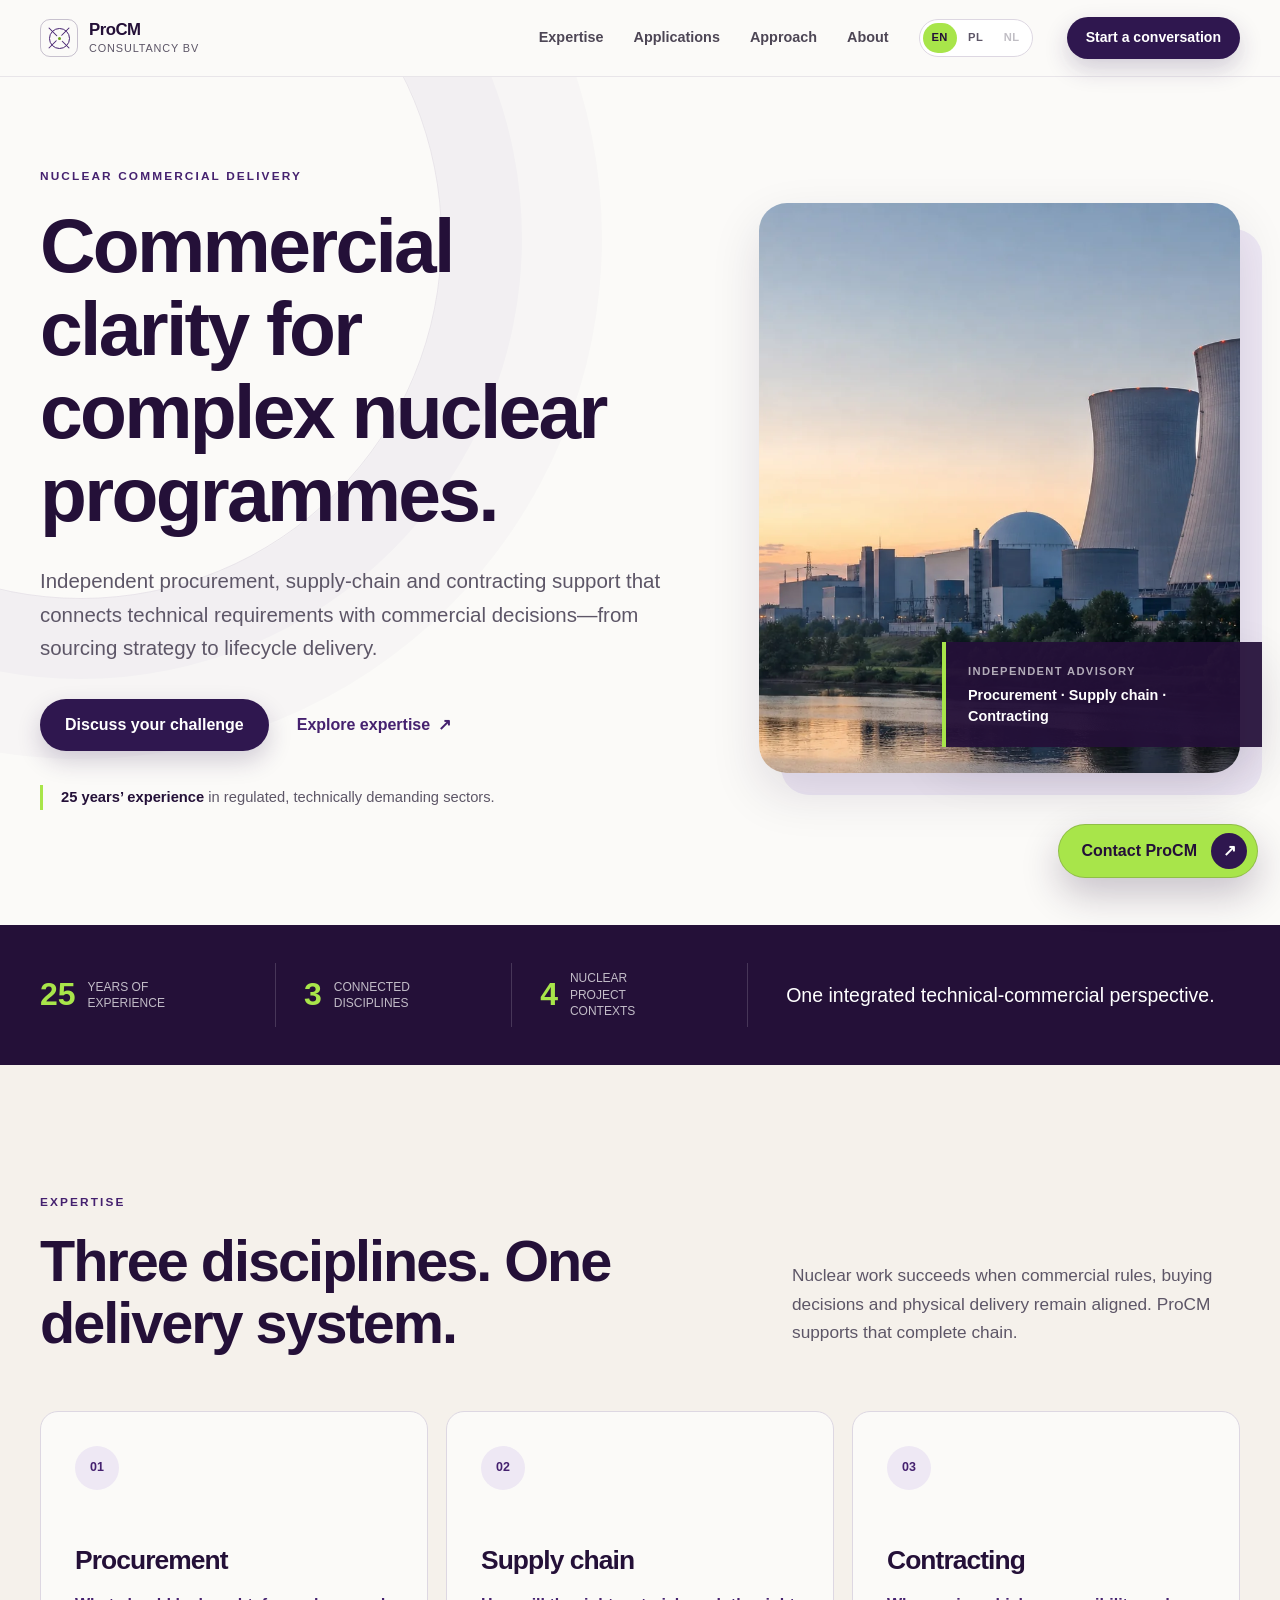
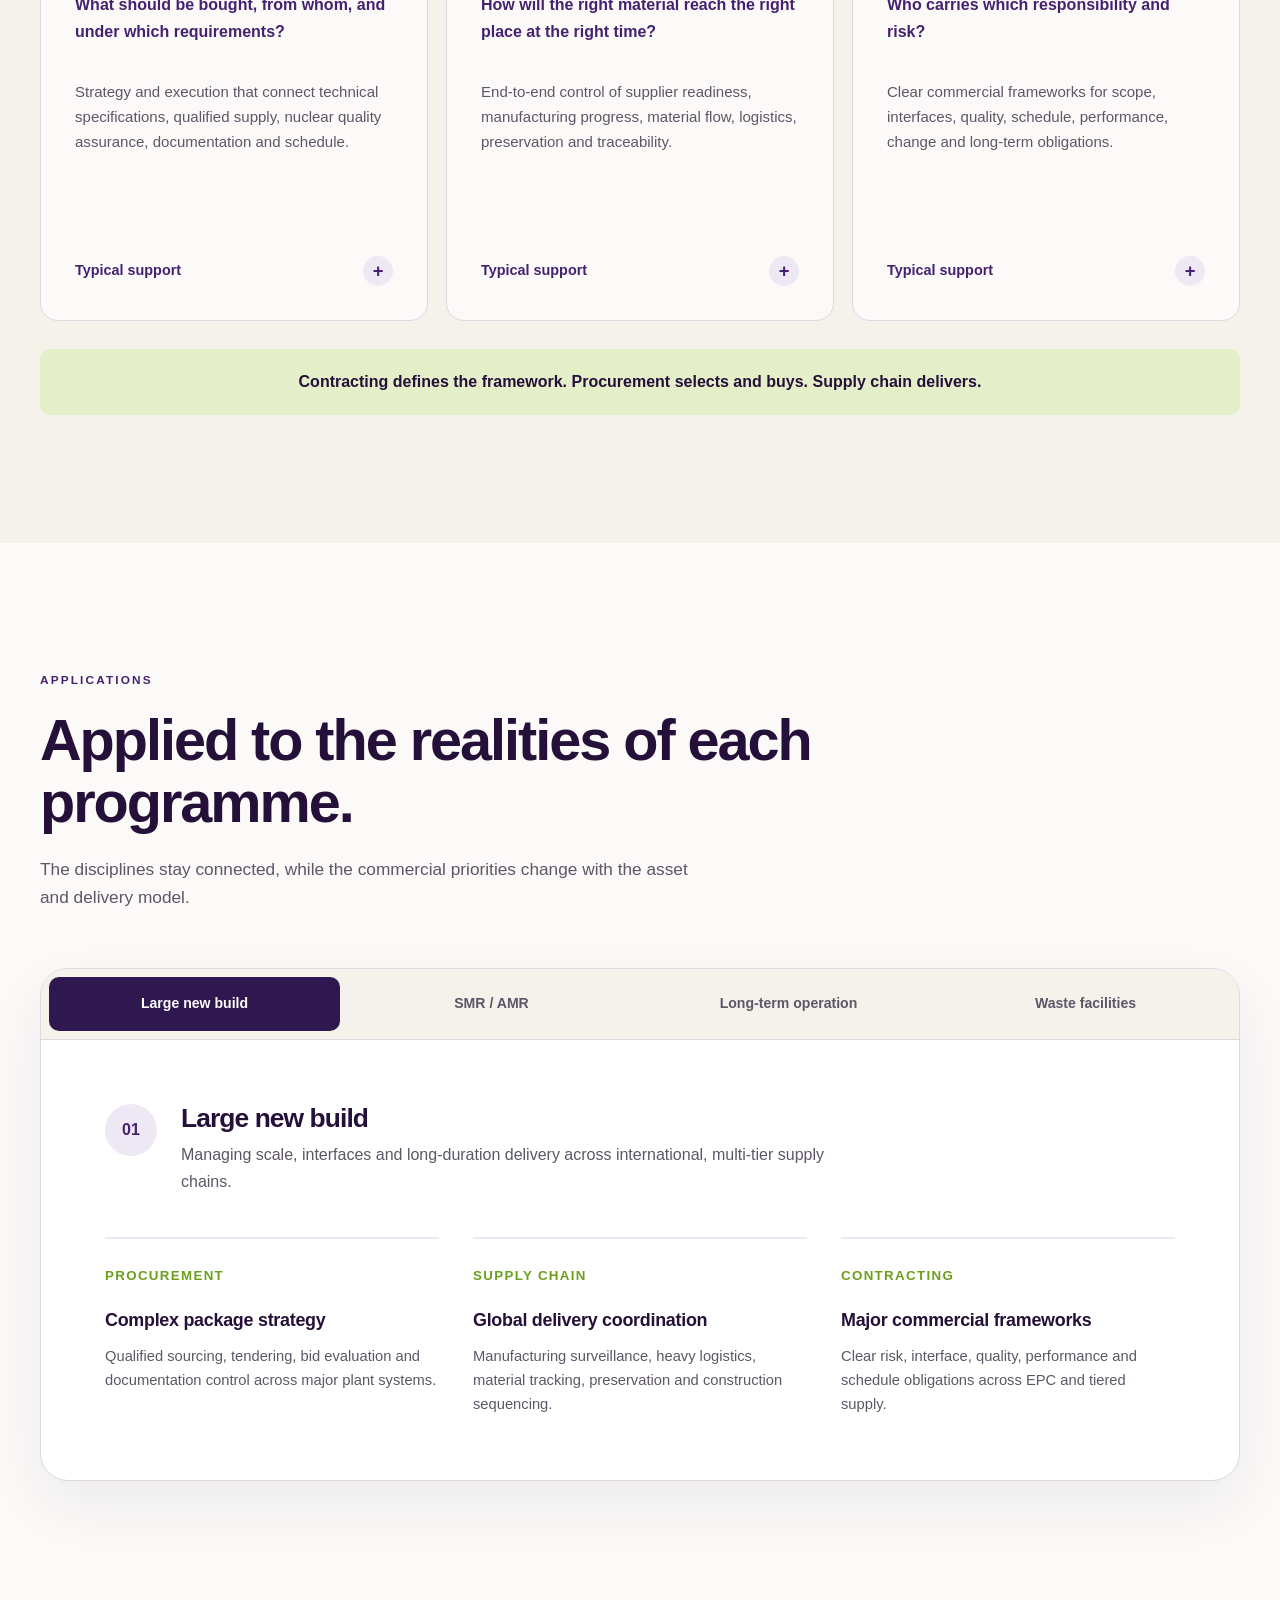
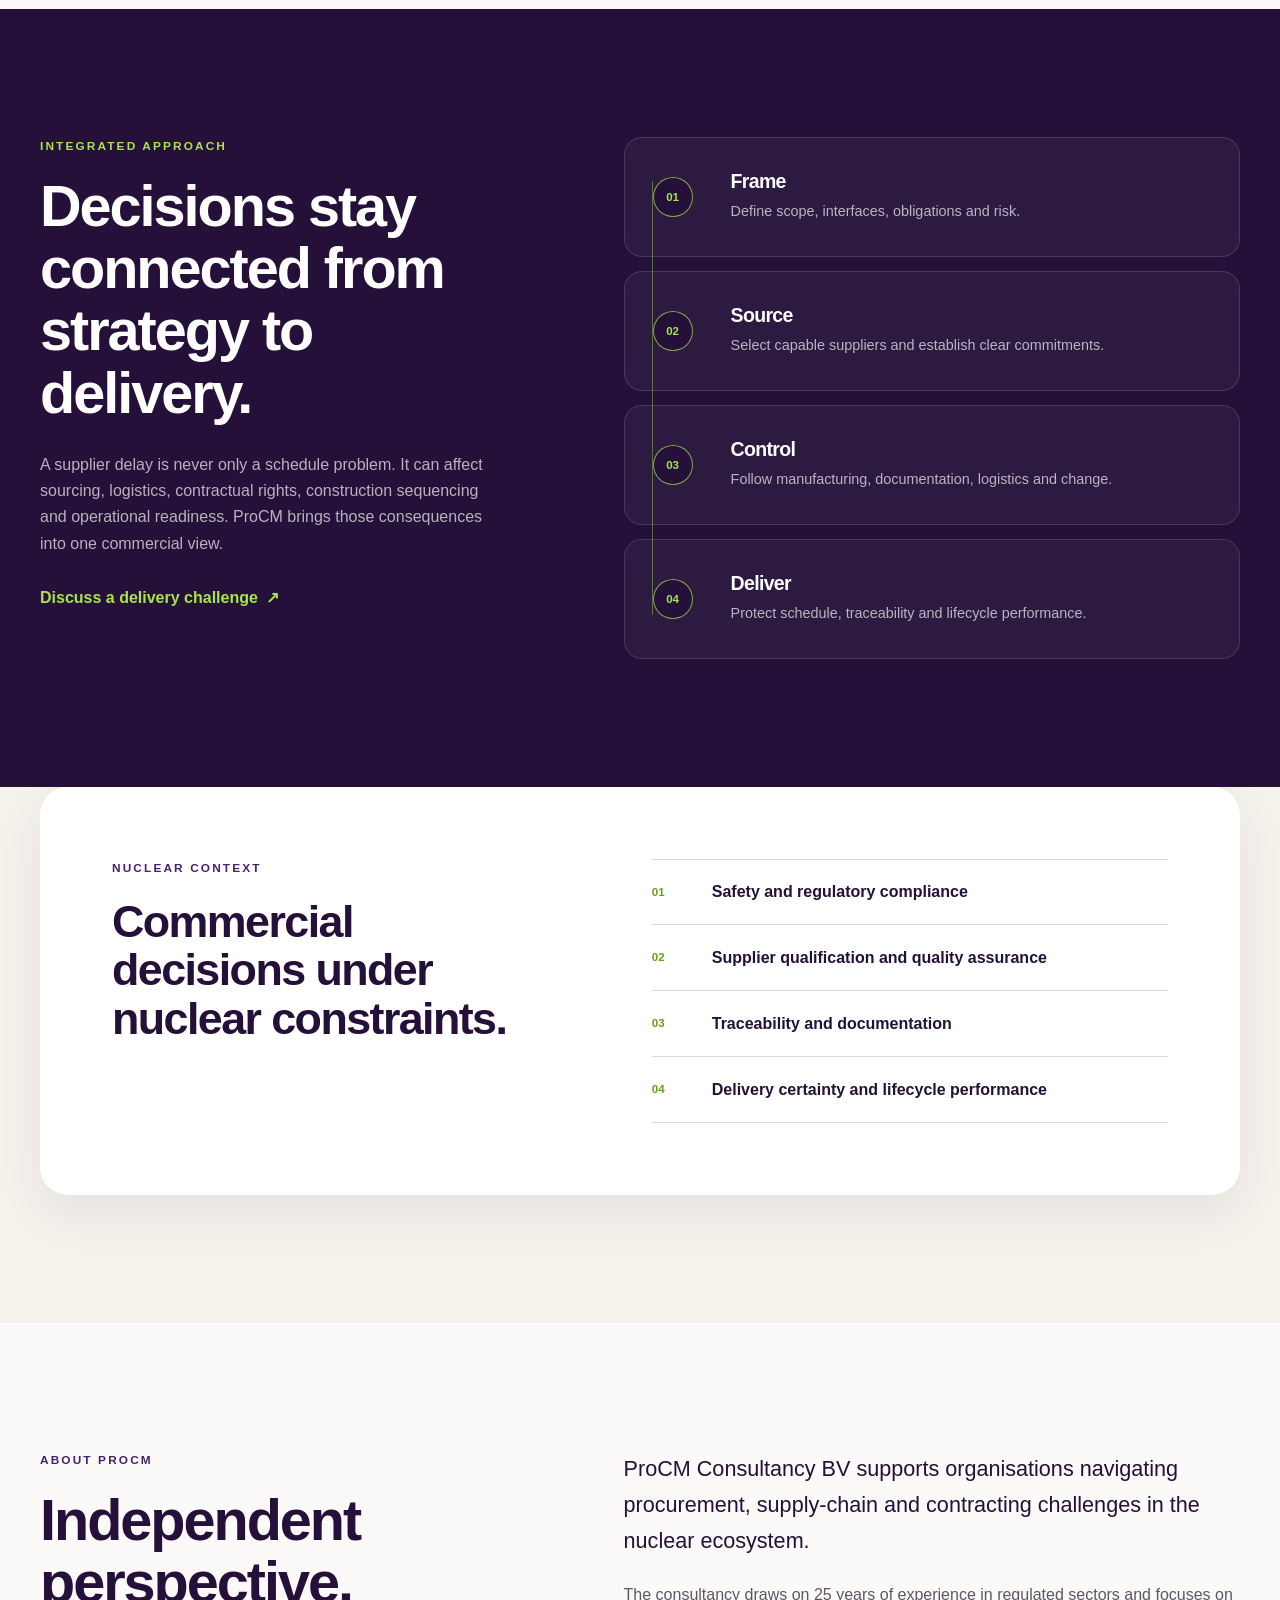
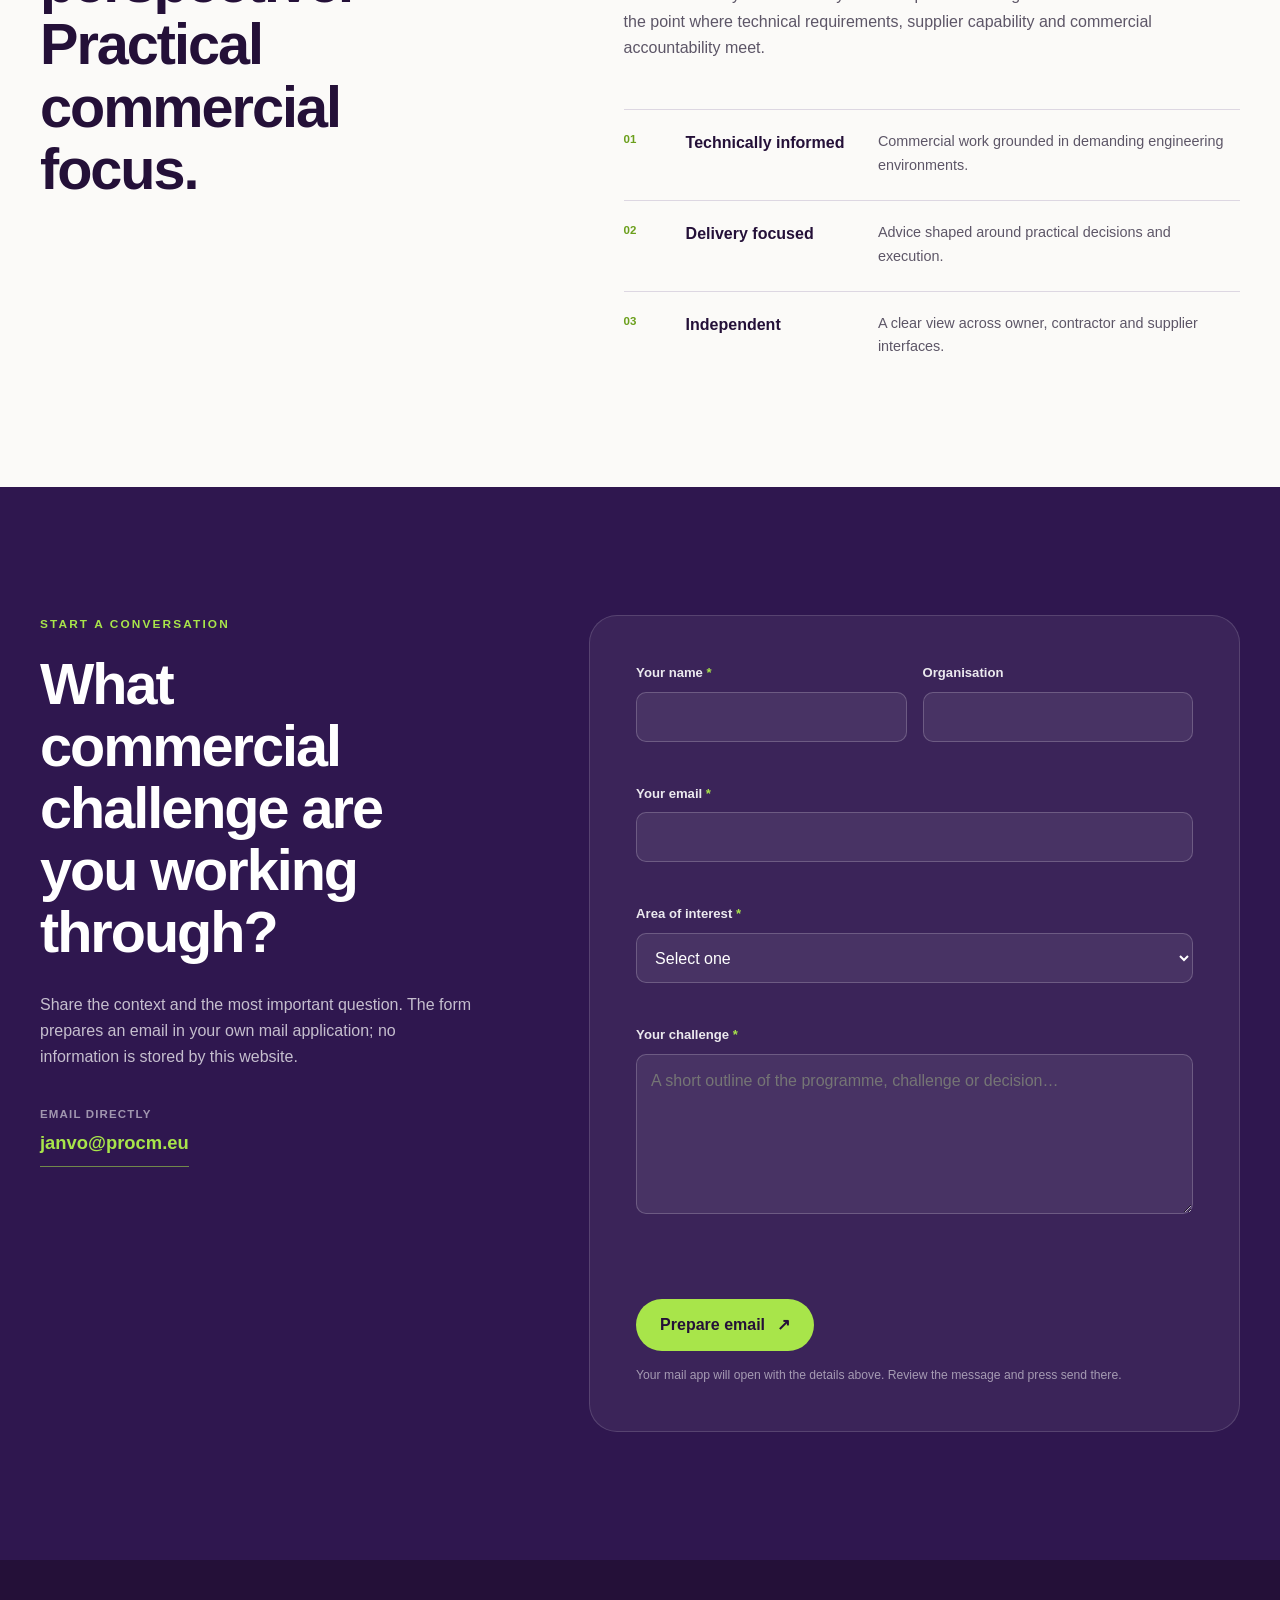
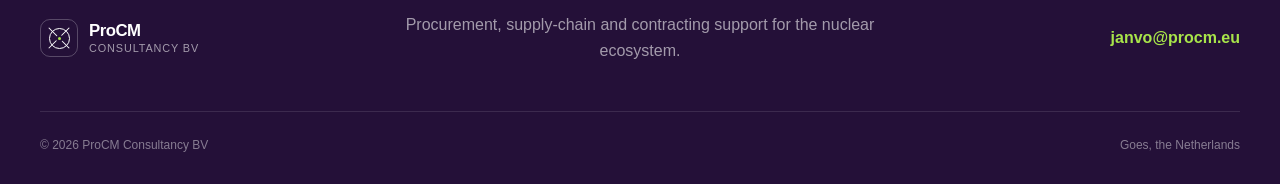
<file: index.html>
<!DOCTYPE html>
<html lang="en">
<head>
    <meta charset="UTF-8">
    <meta name="viewport" content="width=device-width, initial-scale=1.0">
    <meta name="description" content="Independent procurement, supply-chain and contracting advisory for nuclear new build, SMR and AMR, long-term operation, and waste facilities.">
    <meta name="author" content="ProCM Consultancy BV">
    <meta name="theme-color" content="#2f174f">
    <meta property="og:title" content="ProCM Consultancy BV | Nuclear commercial delivery">
    <meta property="og:description" content="Independent procurement, supply-chain and contracting support for complex nuclear programmes.">
    <meta property="og:type" content="website">
    <meta property="og:locale" content="en_US">
    <meta property="og:locale:alternate" content="pl_PL">
    <meta property="og:image" content="./assets/images/procm-social-card.png?v=20260724-1">
    <meta name="twitter:card" content="summary_large_image">
    <meta name="twitter:title" content="ProCM Consultancy BV | Nuclear commercial delivery">
    <meta name="twitter:description" content="Procurement, supply-chain and contracting support for complex nuclear programmes.">
    <meta name="twitter:image" content="./assets/images/procm-social-card.png?v=20260724-1">
    <title>ProCM Consultancy BV | Nuclear Procurement, Supply Chain &amp; Contracting</title>
    <link rel="alternate" hreflang="en" href="./index.html">
    <link rel="alternate" hreflang="pl" href="./pl.html">
    <link rel="alternate" hreflang="x-default" href="./index.html">
    <link rel="icon" href="./assets/images/favicon.png?v=20260724-1" type="image/png">
    <link rel="stylesheet" href="./assets/css/styles.css?v=20260724-2">
    <script type="application/ld+json">
    {
        "@context": "https://schema.org",
        "@type": "ProfessionalService",
        "name": "ProCM Consultancy BV",
        "description": "Independent procurement, supply-chain and contracting advisory for the nuclear ecosystem.",
        "email": "janvo@procm.eu",
        "address": {
            "@type": "PostalAddress",
            "streetAddress": "Van Dusseldorpstraat 40",
            "postalCode": "4461 LV",
            "addressLocality": "Goes",
            "addressCountry": "NL"
        }
    }
    </script>
</head>
<body>
    <a class="skip-link" href="#main-content">Skip to main content</a>

    <header class="site-header" id="header">
        <div class="container header-inner">
            <a class="brand" href="#top" aria-label="ProCM Consultancy BV home">
                <span class="brand-mark" aria-hidden="true">
                    <span class="brand-orbit"></span>
                    <span class="brand-core"></span>
                </span>
                <span class="brand-copy">
                    <strong>ProCM</strong>
                    <small>Consultancy BV</small>
                </span>
            </a>

            <button class="nav-toggle" id="navToggle" type="button" aria-controls="primaryNav" aria-expanded="false">
                <span class="sr-only">Open navigation</span>
                <span></span><span></span><span></span>
            </button>

            <nav class="primary-nav" id="primaryNav" aria-label="Primary navigation">
                <a href="#expertise">Expertise</a>
                <a href="#applications">Applications</a>
                <a href="#approach">Approach</a>
                <a href="#about">About</a>
                <div class="language-switcher" aria-label="Language selection">
                    <a class="lang-link is-active" href="./index.html" lang="en" hreflang="en" aria-current="page">EN</a>
                    <a class="lang-link" href="./pl.html" lang="pl" hreflang="pl" aria-label="Switch to Polish">PL</a>
                    <span class="lang-link is-disabled" lang="nl" aria-disabled="true" aria-label="Dutch — version not yet available" title="Dutch version is not yet available">NL</span>
                </div>
            </nav>

            <a class="button button-small button-primary header-cta" href="#contact">Start a conversation</a>
        </div>
    </header>

    <main id="main-content">
        <section class="hero" id="top">
            <div class="container hero-grid">
                <div class="hero-copy">
                    <p class="eyebrow">Nuclear commercial delivery</p>
                    <h1>Commercial clarity for complex nuclear programmes.</h1>
                    <p class="hero-lede">Independent procurement, supply-chain and contracting support that connects technical requirements with commercial decisions—from sourcing strategy to lifecycle delivery.</p>
                    <div class="hero-actions">
                        <a class="button button-primary" href="#contact">Discuss your challenge</a>
                        <a class="text-link" href="#expertise">Explore expertise <span aria-hidden="true">↗</span></a>
                    </div>
                    <p class="hero-proof"><strong>25 years’ experience</strong> in regulated, technically demanding sectors.</p>
                </div>

                <figure class="hero-visual">
                    <picture>
                        <source srcset="./assets/images/procm-nuclear-hero.webp?v=20260724-1" type="image/webp">
                        <img src="./assets/images/procm-nuclear-hero.png?v=20260724-1" width="1672" height="941" alt="A contemporary nuclear power facility at daybreak" fetchpriority="high">
                    </picture>
                    <figcaption>
                        <span>Independent advisory</span>
                        <strong>Procurement · Supply chain · Contracting</strong>
                    </figcaption>
                </figure>
            </div>
        </section>

        <section class="signal-strip" aria-label="ProCM capability summary">
            <div class="container signal-grid">
                <div><strong>25</strong><span>years of experience</span></div>
                <div><strong>3</strong><span>connected disciplines</span></div>
                <div><strong>4</strong><span>nuclear project contexts</span></div>
                <p>One integrated technical-commercial perspective.</p>
            </div>
        </section>

        <section class="section expertise" id="expertise">
            <div class="container">
                <div class="section-heading split-heading">
                    <div>
                        <p class="eyebrow">Expertise</p>
                        <h2>Three disciplines. One delivery system.</h2>
                    </div>
                    <p>Nuclear work succeeds when commercial rules, buying decisions and physical delivery remain aligned. ProCM supports that complete chain.</p>
                </div>

                <div class="expertise-grid">
                    <article class="expertise-card">
                        <span class="card-number">01</span>
                        <h3>Procurement</h3>
                        <p class="card-question">What should be bought, from whom, and under which requirements?</p>
                        <p>Strategy and execution that connect technical specifications, qualified supply, nuclear quality assurance, documentation and schedule.</p>
                        <details>
                            <summary>Typical support</summary>
                            <ul>
                                <li>Procurement strategy and package planning</li>
                                <li>Tender preparation and bid evaluation</li>
                                <li>Supplier identification and qualification</li>
                                <li>Commercial negotiation and purchase orders</li>
                                <li>Inspection, expediting and documentation follow-up</li>
                            </ul>
                        </details>
                    </article>

                    <article class="expertise-card">
                        <span class="card-number">02</span>
                        <h3>Supply chain</h3>
                        <p class="card-question">How will the right material reach the right place at the right time?</p>
                        <p>End-to-end control of supplier readiness, manufacturing progress, material flow, logistics, preservation and traceability.</p>
                        <details>
                            <summary>Typical support</summary>
                            <ul>
                                <li>Supply-chain mapping and risk identification</li>
                                <li>Manufacturing readiness and progress monitoring</li>
                                <li>Export, customs and logistics coordination</li>
                                <li>Material control, preservation and warehousing</li>
                                <li>Delivery sequencing and lifecycle inventory</li>
                            </ul>
                        </details>
                    </article>

                    <article class="expertise-card">
                        <span class="card-number">03</span>
                        <h3>Contracting</h3>
                        <p class="card-question">Who carries which responsibility and risk?</p>
                        <p>Clear commercial frameworks for scope, interfaces, quality, schedule, performance, change and long-term obligations.</p>
                        <details>
                            <summary>Typical support</summary>
                            <ul>
                                <li>Contracting strategy and delivery models</li>
                                <li>Commercial risk and interface allocation</li>
                                <li>Schedule, remedy and warranty structures</li>
                                <li>Change management and claim prevention</li>
                                <li>Supplier and contractor negotiations</li>
                            </ul>
                        </details>
                    </article>
                </div>

                <p class="discipline-summary">Contracting defines the framework. Procurement selects and buys. Supply chain delivers.</p>
            </div>
        </section>

        <section class="section applications" id="applications">
            <div class="container">
                <div class="section-heading">
                    <p class="eyebrow">Applications</p>
                    <h2>Applied to the realities of each programme.</h2>
                    <p>The disciplines stay connected, while the commercial priorities change with the asset and delivery model.</p>
                </div>

                <div class="application-shell">
                    <div class="application-tabs" role="tablist" aria-label="Nuclear project types">
                        <button id="tab-new-build" role="tab" aria-selected="true" aria-controls="panel-new-build" data-project="new-build">Large new build</button>
                        <button id="tab-smr" role="tab" aria-selected="false" aria-controls="panel-smr" data-project="smr" tabindex="-1">SMR / AMR</button>
                        <button id="tab-lto" role="tab" aria-selected="false" aria-controls="panel-lto" data-project="lto" tabindex="-1">Long-term operation</button>
                        <button id="tab-waste" role="tab" aria-selected="false" aria-controls="panel-waste" data-project="waste" tabindex="-1">Waste facilities</button>
                    </div>

                    <section class="application-panel" id="panel-new-build" role="tabpanel" aria-labelledby="tab-new-build">
                        <div class="application-intro">
                            <span>01</span>
                            <div>
                                <h3>Large new build</h3>
                                <p>Managing scale, interfaces and long-duration delivery across international, multi-tier supply chains.</p>
                            </div>
                        </div>
                        <div class="application-cards">
                            <article><small>Procurement</small><h4>Complex package strategy</h4><p>Qualified sourcing, tendering, bid evaluation and documentation control across major plant systems.</p></article>
                            <article><small>Supply chain</small><h4>Global delivery coordination</h4><p>Manufacturing surveillance, heavy logistics, material tracking, preservation and construction sequencing.</p></article>
                            <article><small>Contracting</small><h4>Major commercial frameworks</h4><p>Clear risk, interface, quality, performance and schedule obligations across EPC and tiered supply.</p></article>
                        </div>
                    </section>

                    <section class="application-panel" id="panel-smr" role="tabpanel" aria-labelledby="tab-smr" hidden>
                        <div class="application-intro">
                            <span>02</span>
                            <div>
                                <h3>SMR and AMR programmes</h3>
                                <p>Moving from one-off projects toward repeatable, factory-based delivery without losing nuclear assurance.</p>
                            </div>
                        </div>
                        <div class="application-cards">
                            <article><small>Procurement</small><h4>Repeatable sourcing models</h4><p>Standardised packages, strategic suppliers, repeat orders and readiness for serial deployment.</p></article>
                            <article><small>Supply chain</small><h4>Scalable production</h4><p>Manufacturing capacity, module logistics, vendor inventory and repeatable quality control.</p></article>
                            <article><small>Contracting</small><h4>Programme-based agreements</h4><p>Master supply, framework and capacity-reservation structures that support multiple units.</p></article>
                        </div>
                    </section>

                    <section class="application-panel" id="panel-lto" role="tabpanel" aria-labelledby="tab-lto" hidden>
                        <div class="application-intro">
                            <span>03</span>
                            <div>
                                <h3>Long-term operation</h3>
                                <p>Keeping aging assets supportable through modernisation, obsolescence management and outage certainty.</p>
                            </div>
                        </div>
                        <div class="application-cards">
                            <article><small>Procurement</small><h4>Specialised sourcing</h4><p>Replacement components, alternate suppliers, reverse engineering and qualification of modern solutions.</p></article>
                            <article><small>Supply chain</small><h4>Legacy continuity</h4><p>Strategic inventory, life-of-type buys, counterfeit prevention and readiness for critical outages.</p></article>
                            <article><small>Contracting</small><h4>Outage and modernisation terms</h4><p>Agreements aligned to plant availability, engineering services and supplier performance.</p></article>
                        </div>
                    </section>

                    <section class="application-panel" id="panel-waste" role="tabpanel" aria-labelledby="tab-waste" hidden>
                        <div class="application-intro">
                            <span>04</span>
                            <div>
                                <h3>Nuclear waste facilities</h3>
                                <p>Supporting assets whose safety, documentation and performance obligations extend across generations.</p>
                            </div>
                        </div>
                        <div class="application-cards">
                            <article><small>Procurement</small><h4>Long-lifecycle systems</h4><p>Containment, handling and monitoring equipment with strict traceability and assurance requirements.</p></article>
                            <article><small>Supply chain</small><h4>Controlled material flow</h4><p>Packaging, transport, preservation, storage planning and long-term support.</p></article>
                            <article><small>Contracting</small><h4>Lifecycle obligations</h4><p>Compliance, liability, documentation, interfaces and long-duration performance made explicit.</p></article>
                        </div>
                    </section>
                </div>
            </div>
        </section>

        <section class="section approach" id="approach">
            <div class="container approach-grid">
                <div class="approach-copy">
                    <p class="eyebrow">Integrated approach</p>
                    <h2>Decisions stay connected from strategy to delivery.</h2>
                    <p>A supplier delay is never only a schedule problem. It can affect sourcing, logistics, contractual rights, construction sequencing and operational readiness. ProCM brings those consequences into one commercial view.</p>
                    <a class="text-link" href="#contact">Discuss a delivery challenge <span aria-hidden="true">↗</span></a>
                </div>

                <ol class="delivery-flow" aria-label="Integrated commercial delivery flow">
                    <li>
                        <span>01</span>
                        <div><h3>Frame</h3><p>Define scope, interfaces, obligations and risk.</p></div>
                    </li>
                    <li>
                        <span>02</span>
                        <div><h3>Source</h3><p>Select capable suppliers and establish clear commitments.</p></div>
                    </li>
                    <li>
                        <span>03</span>
                        <div><h3>Control</h3><p>Follow manufacturing, documentation, logistics and change.</p></div>
                    </li>
                    <li>
                        <span>04</span>
                        <div><h3>Deliver</h3><p>Protect schedule, traceability and lifecycle performance.</p></div>
                    </li>
                </ol>
            </div>
        </section>

        <section class="section assurance">
            <div class="container">
                <div class="assurance-panel">
                    <div>
                        <p class="eyebrow">Nuclear context</p>
                        <h2>Commercial decisions under nuclear constraints.</h2>
                    </div>
                    <ul>
                        <li><span>01</span>Safety and regulatory compliance</li>
                        <li><span>02</span>Supplier qualification and quality assurance</li>
                        <li><span>03</span>Traceability and documentation</li>
                        <li><span>04</span>Delivery certainty and lifecycle performance</li>
                    </ul>
                </div>
            </div>
        </section>

        <section class="section about" id="about">
            <div class="container about-grid">
                <div class="about-title">
                    <p class="eyebrow">About ProCM</p>
                    <h2>Independent perspective. Practical commercial focus.</h2>
                </div>
                <div class="about-copy">
                    <p class="about-lede">ProCM Consultancy BV supports organisations navigating procurement, supply-chain and contracting challenges in the nuclear ecosystem.</p>
                    <p>The consultancy draws on 25 years of experience in regulated sectors and focuses on the point where technical requirements, supplier capability and commercial accountability meet.</p>
                    <div class="principles">
                        <div><span>01</span><strong>Technically informed</strong><p>Commercial work grounded in demanding engineering environments.</p></div>
                        <div><span>02</span><strong>Delivery focused</strong><p>Advice shaped around practical decisions and execution.</p></div>
                        <div><span>03</span><strong>Independent</strong><p>A clear view across owner, contractor and supplier interfaces.</p></div>
                    </div>
                </div>
            </div>
        </section>

        <section class="section contact" id="contact">
            <div class="container contact-grid">
                <div class="contact-copy">
                    <p class="eyebrow">Start a conversation</p>
                    <h2>What commercial challenge are you working through?</h2>
                    <p>Share the context and the most important question. The form prepares an email in your own mail application; no information is stored by this website.</p>
                    <a class="direct-email" href="mailto:janvo@procm.eu">
                        <span>Email directly</span>
                        <strong>janvo@procm.eu</strong>
                    </a>
                </div>

                <form class="email-form" id="contactForm" novalidate>
                    <div class="field-row">
                        <div class="field">
                            <label for="name">Your name <span aria-hidden="true">*</span></label>
                            <input id="name" name="name" type="text" autocomplete="name" aria-describedby="nameError" required>
                            <span class="field-error" id="nameError"></span>
                        </div>
                        <div class="field">
                            <label for="company">Organisation</label>
                            <input id="company" name="company" type="text" autocomplete="organization">
                        </div>
                    </div>
                    <div class="field">
                        <label for="email">Your email <span aria-hidden="true">*</span></label>
                        <input id="email" name="email" type="email" autocomplete="email" inputmode="email" aria-describedby="emailError" required>
                        <span class="field-error" id="emailError"></span>
                    </div>
                    <div class="field">
                        <label for="topic">Area of interest <span aria-hidden="true">*</span></label>
                        <select id="topic" name="topic" aria-describedby="topicError" required>
                            <option value="">Select one</option>
                            <option>Procurement</option>
                            <option>Supply chain</option>
                            <option>Contracting</option>
                            <option>Integrated support</option>
                            <option>General enquiry</option>
                        </select>
                        <span class="field-error" id="topicError"></span>
                    </div>
                    <div class="field">
                        <label for="message">Your challenge <span aria-hidden="true">*</span></label>
                        <textarea id="message" name="message" rows="5" maxlength="2500" placeholder="A short outline of the programme, challenge or decision…" aria-describedby="messageError" required></textarea>
                        <span class="field-error" id="messageError"></span>
                    </div>
                    <p class="form-status" id="formStatus" role="status" aria-live="polite"></p>
                    <button class="button button-accent" type="submit">Prepare email <span aria-hidden="true">↗</span></button>
                    <p class="form-note">Your mail app will open with the details above. Review the message and press send there.</p>
                </form>
            </div>
        </section>
    </main>

    <a class="floating-contact" href="#contact" aria-label="Contact ProCM">
        <span>Contact ProCM</span>
    </a>

    <footer class="site-footer">
        <div class="container footer-main">
            <a class="brand brand-footer" href="#top" aria-label="ProCM Consultancy BV home">
                <span class="brand-mark" aria-hidden="true"><span class="brand-orbit"></span><span class="brand-core"></span></span>
                <span class="brand-copy"><strong>ProCM</strong><small>Consultancy BV</small></span>
            </a>
            <p>Procurement, supply-chain and contracting support for the nuclear ecosystem.</p>
            <a href="mailto:janvo@procm.eu">janvo@procm.eu</a>
        </div>
        <div class="container footer-bottom">
            <p>© <span id="year"></span> ProCM Consultancy BV</p>
            <p>Goes, the Netherlands</p>
        </div>
    </footer>

    <script src="./assets/js/main.js?v=20260724-1"></script>
</body>
</html>
</file>
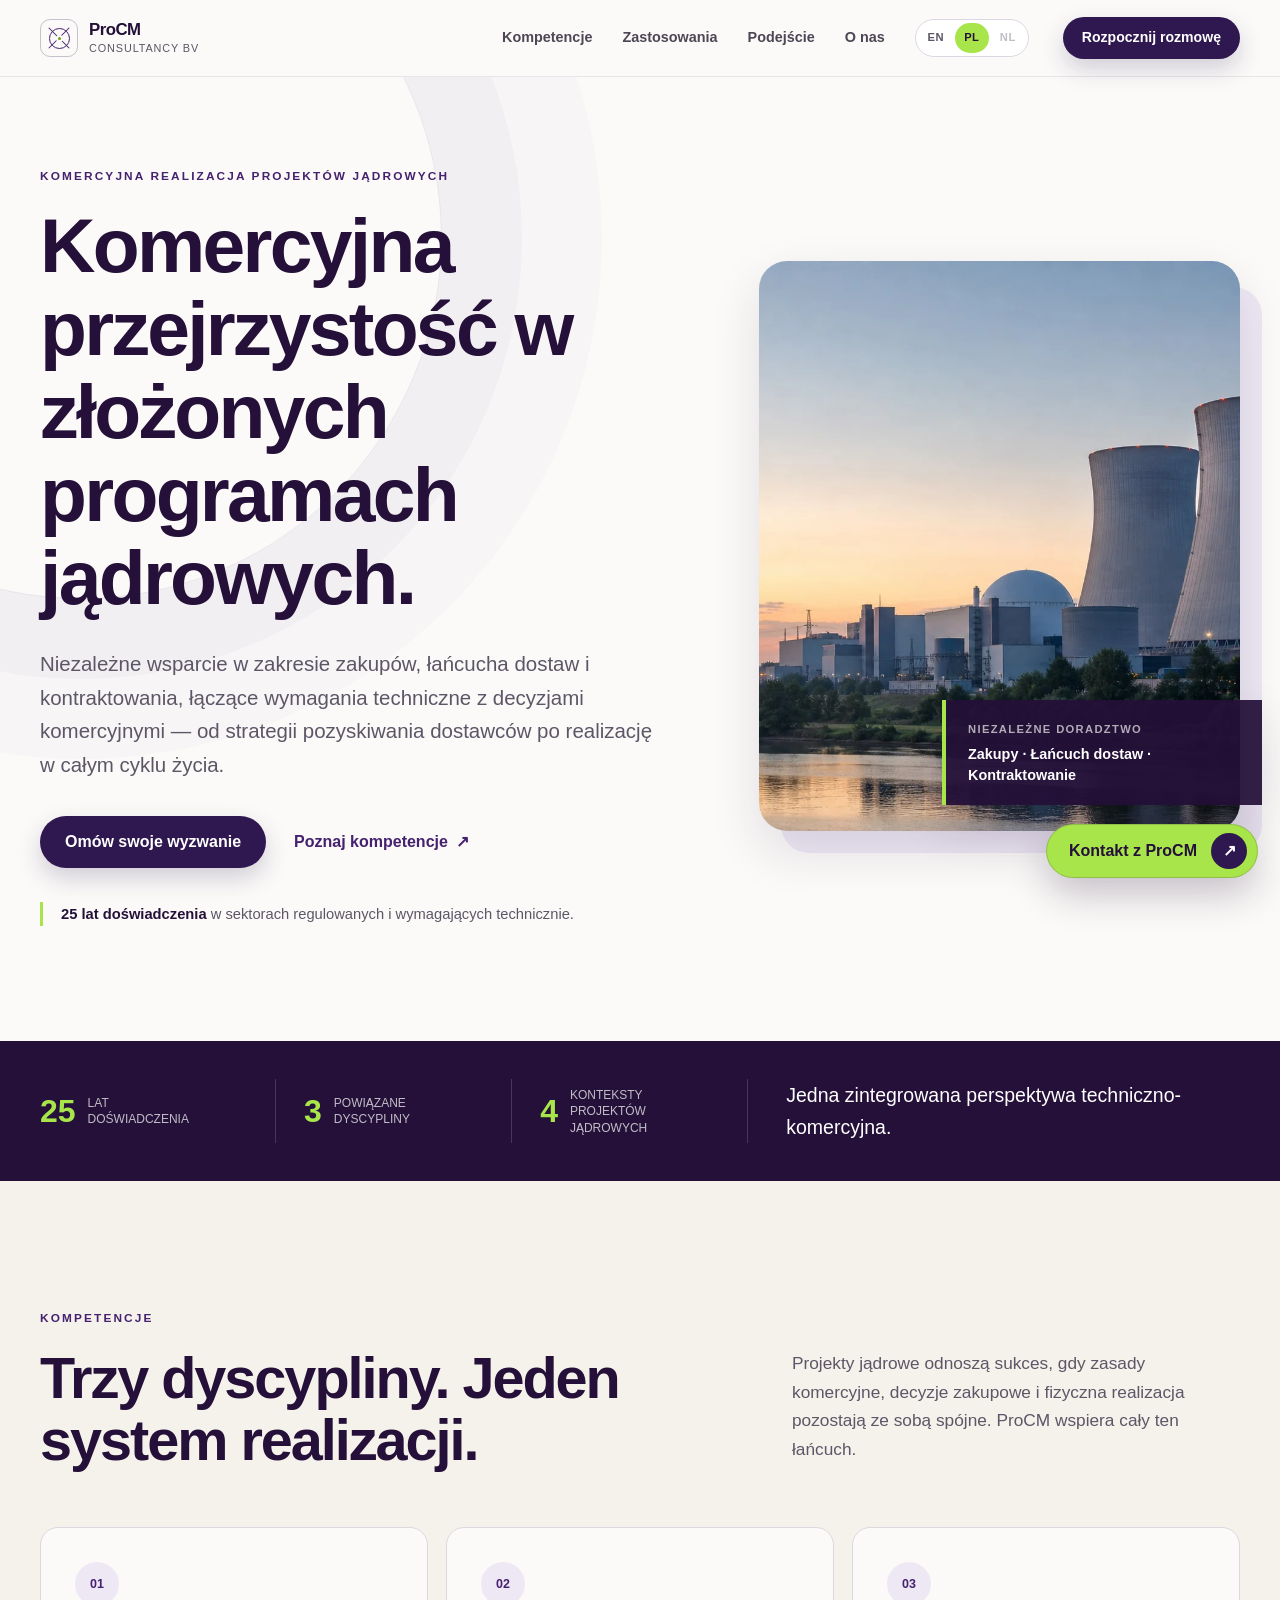
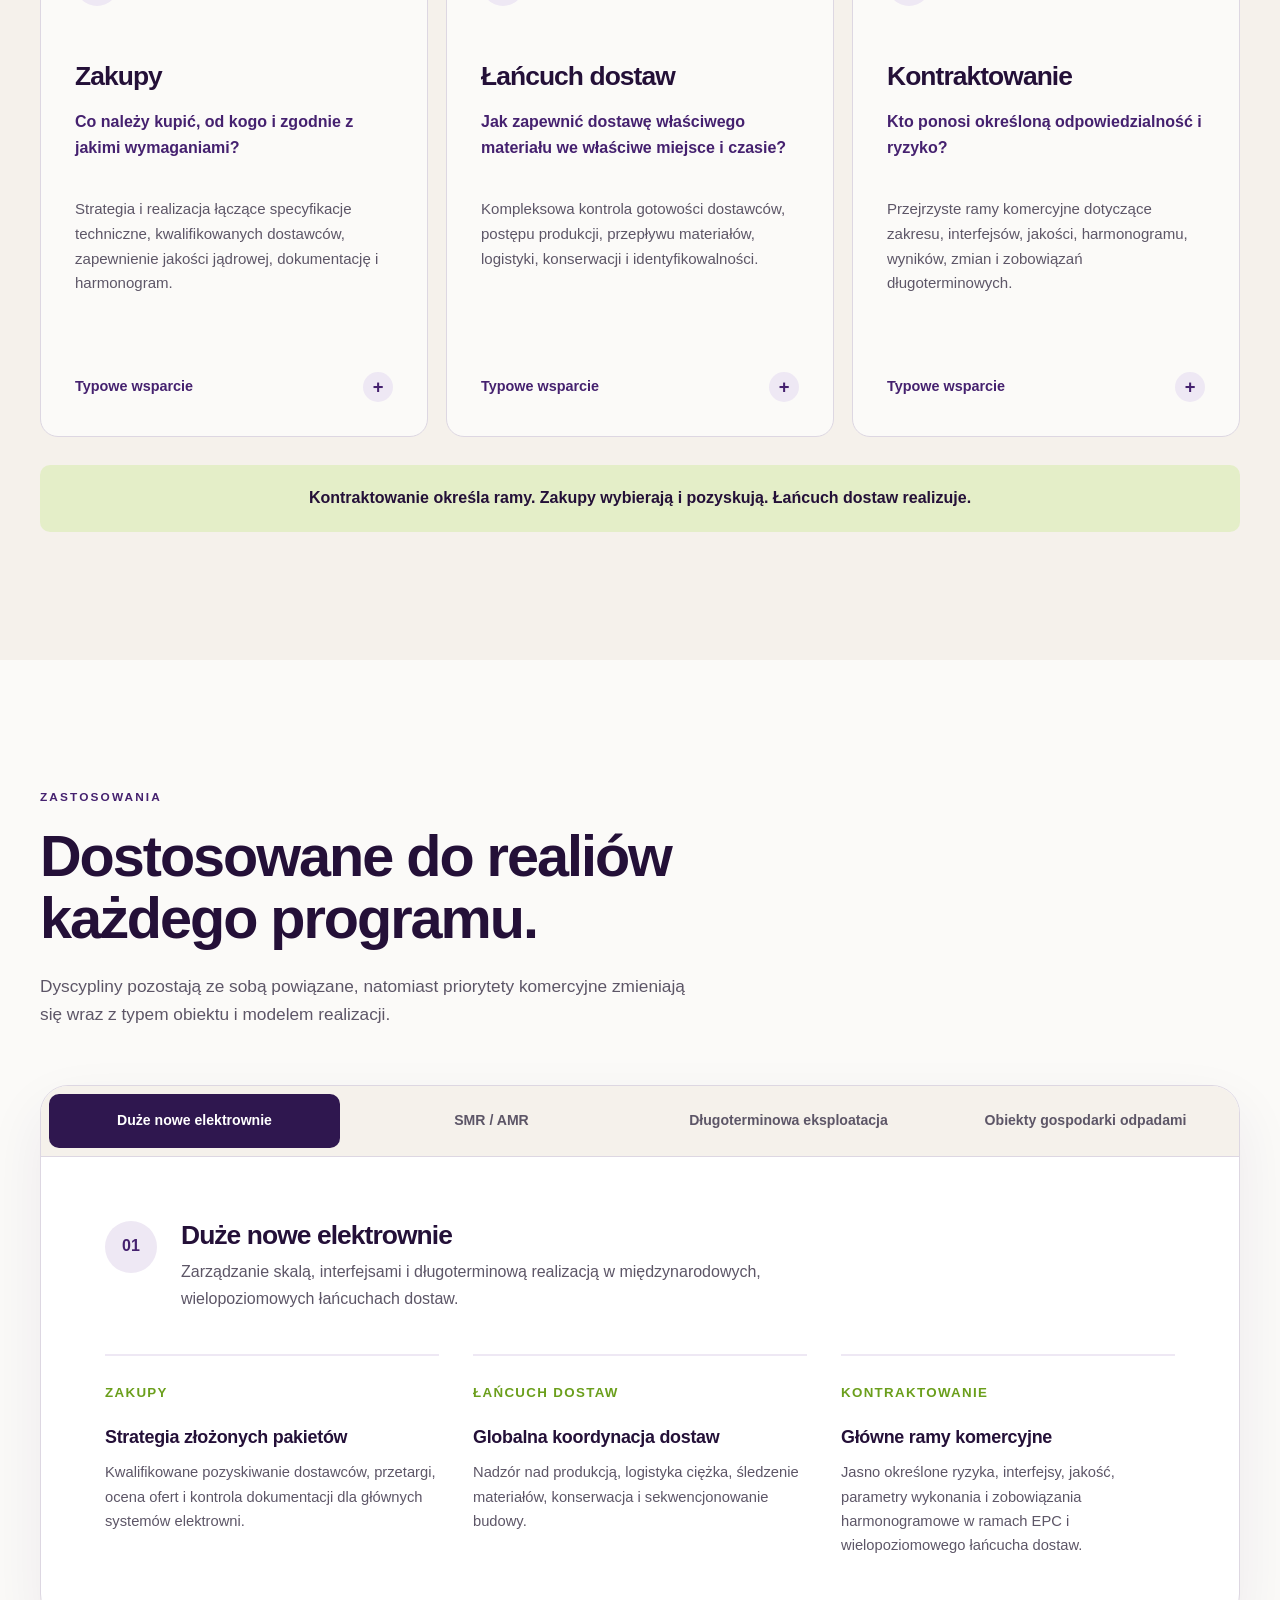
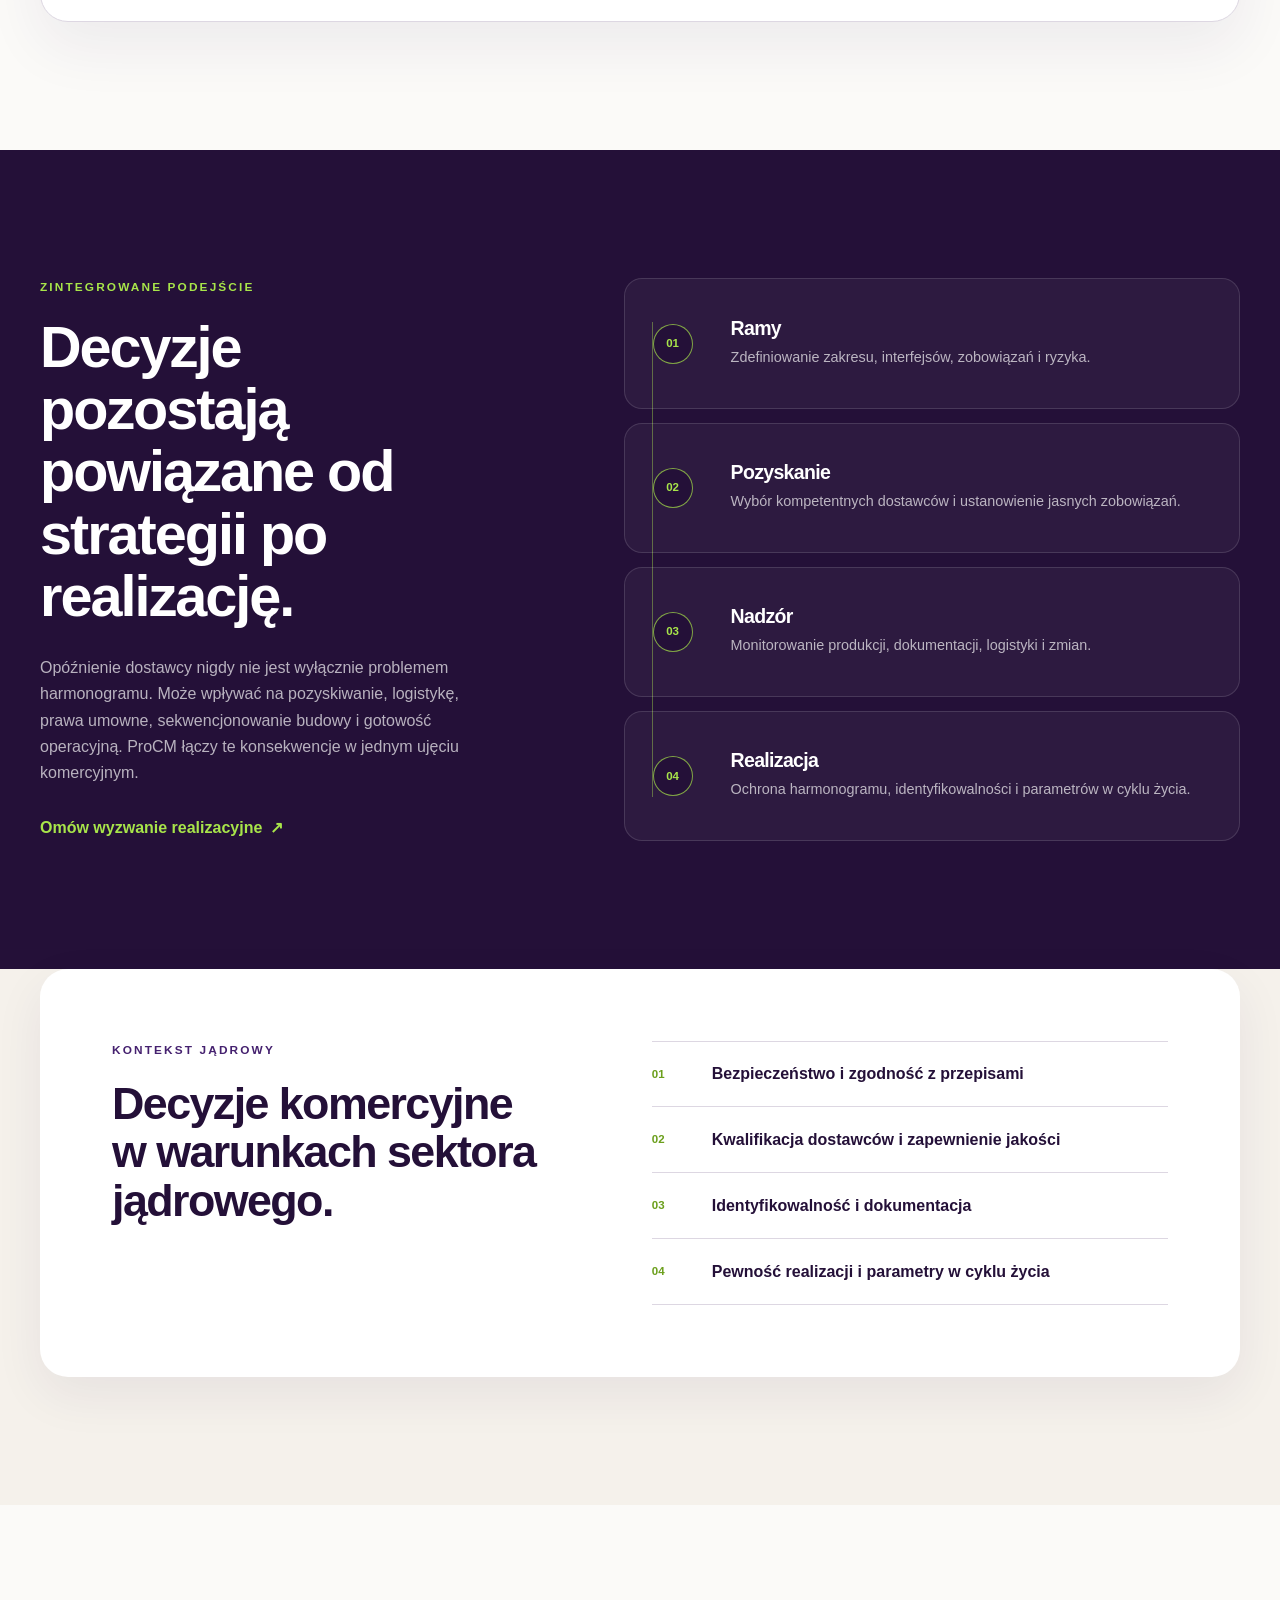
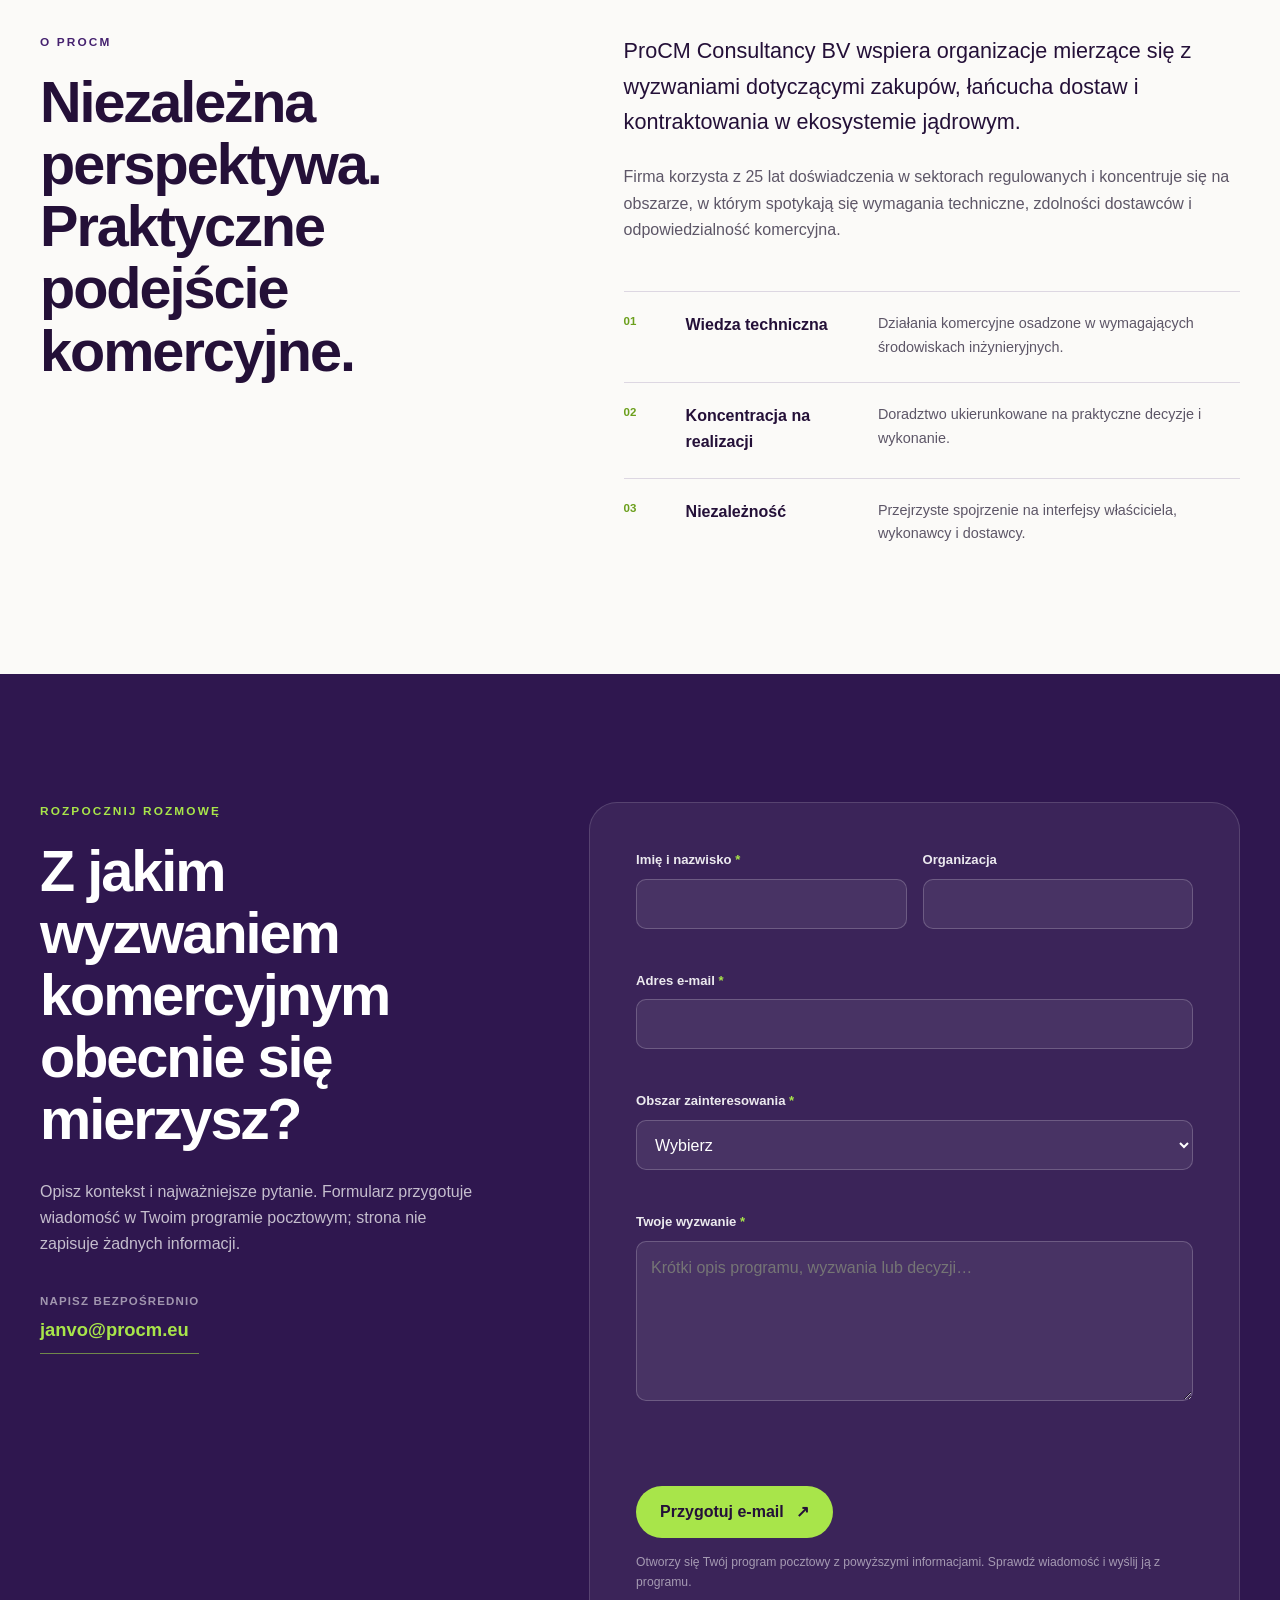
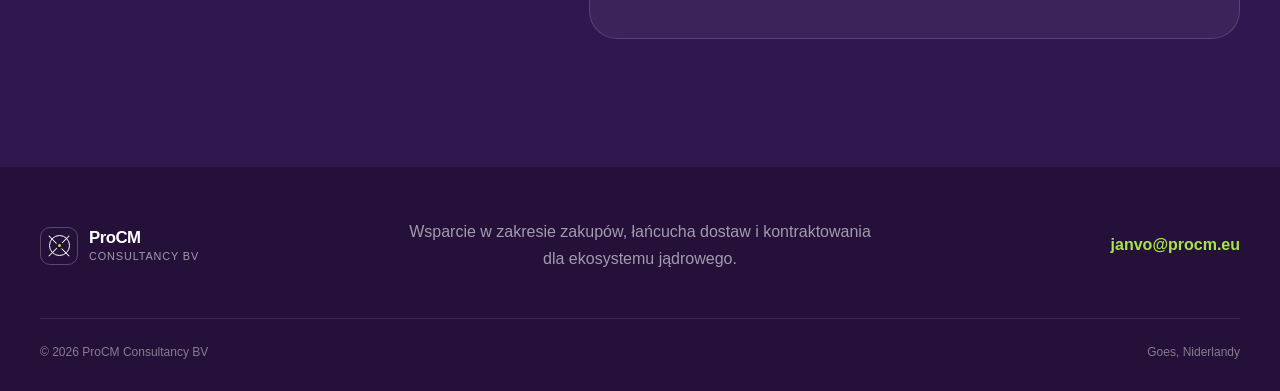
<file: pl.html>
<!DOCTYPE html>
<html lang="pl">
<head>
    <meta charset="UTF-8">
    <meta name="viewport" content="width=device-width, initial-scale=1.0">
    <meta name="description" content="Niezależne doradztwo w zakresie zakupów, łańcucha dostaw i kontraktowania dla nowych projektów jądrowych, SMR i AMR, długoterminowej eksploatacji oraz obiektów gospodarki odpadami.">
    <meta name="author" content="ProCM Consultancy BV">
    <meta name="theme-color" content="#2f174f">
    <meta property="og:title" content="ProCM Consultancy BV | Komercyjna realizacja projektów jądrowych">
    <meta property="og:description" content="Niezależne wsparcie w zakresie zakupów, łańcucha dostaw i kontraktowania dla złożonych programów jądrowych.">
    <meta property="og:type" content="website">
    <meta property="og:locale" content="pl_PL">
    <meta property="og:locale:alternate" content="en_US">
    <meta property="og:image" content="./assets/images/procm-social-card.png?v=20260724-1">
    <meta name="twitter:card" content="summary_large_image">
    <meta name="twitter:title" content="ProCM Consultancy BV | Komercyjna realizacja projektów jądrowych">
    <meta name="twitter:description" content="Zakupy, łańcuch dostaw i kontraktowanie dla złożonych programów jądrowych.">
    <meta name="twitter:image" content="./assets/images/procm-social-card.png?v=20260724-1">
    <title>ProCM Consultancy BV | Zakupy, łańcuch dostaw i kontraktowanie w energetyce jądrowej</title>
    <link rel="alternate" hreflang="en" href="./index.html">
    <link rel="alternate" hreflang="pl" href="./pl.html">
    <link rel="alternate" hreflang="x-default" href="./index.html">
    <link rel="icon" href="./assets/images/favicon.png?v=20260724-1" type="image/png">
    <link rel="stylesheet" href="./assets/css/styles.css?v=20260724-2">
    <script type="application/ld+json">
    {
        "@context": "https://schema.org",
        "@type": "ProfessionalService",
        "name": "ProCM Consultancy BV",
        "description": "Niezależne doradztwo w zakresie zakupów, łańcucha dostaw i kontraktowania dla ekosystemu jądrowego.",
        "email": "janvo@procm.eu",
        "address": {
            "@type": "PostalAddress",
            "streetAddress": "Van Dusseldorpstraat 40",
            "postalCode": "4461 LV",
            "addressLocality": "Goes",
            "addressCountry": "NL"
        }
    }
    </script>
</head>
<body>
    <a class="skip-link" href="#main-content">Przejdź do głównej treści</a>

    <header class="site-header" id="header">
        <div class="container header-inner">
            <a class="brand" href="#top" aria-label="Strona główna ProCM Consultancy BV">
                <span class="brand-mark" aria-hidden="true">
                    <span class="brand-orbit"></span>
                    <span class="brand-core"></span>
                </span>
                <span class="brand-copy">
                    <strong>ProCM</strong>
                    <small>Consultancy BV</small>
                </span>
            </a>

            <button class="nav-toggle" id="navToggle" type="button" aria-controls="primaryNav" aria-expanded="false">
                <span class="sr-only">Otwórz nawigację</span>
                <span></span><span></span><span></span>
            </button>

            <nav class="primary-nav" id="primaryNav" aria-label="Główna nawigacja">
                <a href="#expertise">Kompetencje</a>
                <a href="#applications">Zastosowania</a>
                <a href="#approach">Podejście</a>
                <a href="#about">O nas</a>
                <div class="language-switcher" aria-label="Wybór języka">
                    <a class="lang-link" href="./index.html" lang="en" hreflang="en" aria-label="Przełącz na język angielski">EN</a>
                    <a class="lang-link is-active" href="./pl.html" lang="pl" hreflang="pl" aria-current="page">PL</a>
                    <span class="lang-link is-disabled" lang="nl" aria-disabled="true" aria-label="Niderlandzki — wersja nie jest jeszcze dostępna" title="Wersja niderlandzka nie jest jeszcze dostępna">NL</span>
                </div>
            </nav>

            <a class="button button-small button-primary header-cta" href="#contact">Rozpocznij rozmowę</a>
        </div>
    </header>

    <main id="main-content">
        <section class="hero" id="top">
            <div class="container hero-grid">
                <div class="hero-copy">
                    <p class="eyebrow">Komercyjna realizacja projektów jądrowych</p>
                    <h1>Komercyjna przejrzystość w złożonych programach jądrowych.</h1>
                    <p class="hero-lede">Niezależne wsparcie w zakresie zakupów, łańcucha dostaw i kontraktowania, łączące wymagania techniczne z decyzjami komercyjnymi — od strategii pozyskiwania dostawców po realizację w całym cyklu życia.</p>
                    <div class="hero-actions">
                        <a class="button button-primary" href="#contact">Omów swoje wyzwanie</a>
                        <a class="text-link" href="#expertise">Poznaj kompetencje <span aria-hidden="true">↗</span></a>
                    </div>
                    <p class="hero-proof"><strong>25 lat doświadczenia</strong> w sektorach regulowanych i wymagających technicznie.</p>
                </div>

                <figure class="hero-visual">
                    <picture>
                        <source srcset="./assets/images/procm-nuclear-hero.webp?v=20260724-1" type="image/webp">
                        <img src="./assets/images/procm-nuclear-hero.png?v=20260724-1" width="1672" height="941" alt="Współczesna elektrownia jądrowa o świcie" fetchpriority="high">
                    </picture>
                    <figcaption>
                        <span>Niezależne doradztwo</span>
                        <strong>Zakupy · Łańcuch dostaw · Kontraktowanie</strong>
                    </figcaption>
                </figure>
            </div>
        </section>

        <section class="signal-strip" aria-label="Podsumowanie kompetencji ProCM">
            <div class="container signal-grid">
                <div><strong>25</strong><span>lat doświadczenia</span></div>
                <div><strong>3</strong><span>powiązane dyscypliny</span></div>
                <div><strong>4</strong><span>konteksty projektów jądrowych</span></div>
                <p>Jedna zintegrowana perspektywa techniczno-komercyjna.</p>
            </div>
        </section>

        <section class="section expertise" id="expertise">
            <div class="container">
                <div class="section-heading split-heading">
                    <div>
                        <p class="eyebrow">Kompetencje</p>
                        <h2>Trzy dyscypliny. Jeden system realizacji.</h2>
                    </div>
                    <p>Projekty jądrowe odnoszą sukces, gdy zasady komercyjne, decyzje zakupowe i fizyczna realizacja pozostają ze sobą spójne. ProCM wspiera cały ten łańcuch.</p>
                </div>

                <div class="expertise-grid">
                    <article class="expertise-card">
                        <span class="card-number">01</span>
                        <h3>Zakupy</h3>
                        <p class="card-question">Co należy kupić, od kogo i zgodnie z jakimi wymaganiami?</p>
                        <p>Strategia i realizacja łączące specyfikacje techniczne, kwalifikowanych dostawców, zapewnienie jakości jądrowej, dokumentację i harmonogram.</p>
                        <details>
                            <summary>Typowe wsparcie</summary>
                            <ul>
                                <li>Strategia zakupowa i planowanie pakietów</li>
                                <li>Przygotowanie przetargów i ocena ofert</li>
                                <li>Identyfikacja i kwalifikacja dostawców</li>
                                <li>Negocjacje handlowe i zamówienia</li>
                                <li>Inspekcje, monitorowanie postępu i nadzór nad dokumentacją</li>
                            </ul>
                        </details>
                    </article>

                    <article class="expertise-card">
                        <span class="card-number">02</span>
                        <h3>Łańcuch dostaw</h3>
                        <p class="card-question">Jak zapewnić dostawę właściwego materiału we właściwe miejsce i czasie?</p>
                        <p>Kompleksowa kontrola gotowości dostawców, postępu produkcji, przepływu materiałów, logistyki, konserwacji i identyfikowalności.</p>
                        <details>
                            <summary>Typowe wsparcie</summary>
                            <ul>
                                <li>Mapowanie łańcucha dostaw i identyfikacja ryzyk</li>
                                <li>Gotowość produkcyjna i monitorowanie postępu</li>
                                <li>Koordynacja eksportu, odpraw celnych i logistyki</li>
                                <li>Kontrola materiałów, konserwacja i magazynowanie</li>
                                <li>Sekwencjonowanie dostaw i zapasy w cyklu życia</li>
                            </ul>
                        </details>
                    </article>

                    <article class="expertise-card">
                        <span class="card-number">03</span>
                        <h3>Kontraktowanie</h3>
                        <p class="card-question">Kto ponosi określoną odpowiedzialność i ryzyko?</p>
                        <p>Przejrzyste ramy komercyjne dotyczące zakresu, interfejsów, jakości, harmonogramu, wyników, zmian i zobowiązań długoterminowych.</p>
                        <details>
                            <summary>Typowe wsparcie</summary>
                            <ul>
                                <li>Strategia kontraktowania i modele realizacji</li>
                                <li>Alokacja ryzyk komercyjnych i odpowiedzialności za interfejsy</li>
                                <li>Struktury harmonogramów, środków zaradczych i gwarancji</li>
                                <li>Zarządzanie zmianami i zapobieganie roszczeniom</li>
                                <li>Negocjacje z dostawcami i wykonawcami</li>
                            </ul>
                        </details>
                    </article>
                </div>

                <p class="discipline-summary">Kontraktowanie określa ramy. Zakupy wybierają i pozyskują. Łańcuch dostaw realizuje.</p>
            </div>
        </section>

        <section class="section applications" id="applications">
            <div class="container">
                <div class="section-heading">
                    <p class="eyebrow">Zastosowania</p>
                    <h2>Dostosowane do realiów każdego programu.</h2>
                    <p>Dyscypliny pozostają ze sobą powiązane, natomiast priorytety komercyjne zmieniają się wraz z typem obiektu i modelem realizacji.</p>
                </div>

                <div class="application-shell">
                    <div class="application-tabs" role="tablist" aria-label="Typy projektów jądrowych">
                        <button id="tab-new-build" role="tab" aria-selected="true" aria-controls="panel-new-build" data-project="new-build">Duże nowe elektrownie</button>
                        <button id="tab-smr" role="tab" aria-selected="false" aria-controls="panel-smr" data-project="smr" tabindex="-1">SMR / AMR</button>
                        <button id="tab-lto" role="tab" aria-selected="false" aria-controls="panel-lto" data-project="lto" tabindex="-1">Długoterminowa eksploatacja</button>
                        <button id="tab-waste" role="tab" aria-selected="false" aria-controls="panel-waste" data-project="waste" tabindex="-1">Obiekty gospodarki odpadami</button>
                    </div>

                    <section class="application-panel" id="panel-new-build" role="tabpanel" aria-labelledby="tab-new-build">
                        <div class="application-intro">
                            <span>01</span>
                            <div>
                                <h3>Duże nowe elektrownie</h3>
                                <p>Zarządzanie skalą, interfejsami i długoterminową realizacją w międzynarodowych, wielopoziomowych łańcuchach dostaw.</p>
                            </div>
                        </div>
                        <div class="application-cards">
                            <article><small>Zakupy</small><h4>Strategia złożonych pakietów</h4><p>Kwalifikowane pozyskiwanie dostawców, przetargi, ocena ofert i kontrola dokumentacji dla głównych systemów elektrowni.</p></article>
                            <article><small>Łańcuch dostaw</small><h4>Globalna koordynacja dostaw</h4><p>Nadzór nad produkcją, logistyka ciężka, śledzenie materiałów, konserwacja i sekwencjonowanie budowy.</p></article>
                            <article><small>Kontraktowanie</small><h4>Główne ramy komercyjne</h4><p>Jasno określone ryzyka, interfejsy, jakość, parametry wykonania i zobowiązania harmonogramowe w ramach EPC i wielopoziomowego łańcucha dostaw.</p></article>
                        </div>
                    </section>

                    <section class="application-panel" id="panel-smr" role="tabpanel" aria-labelledby="tab-smr" hidden>
                        <div class="application-intro">
                            <span>02</span>
                            <div>
                                <h3>Programy SMR i AMR</h3>
                                <p>Przejście od jednorazowych projektów do powtarzalnej produkcji fabrycznej bez utraty standardów zapewnienia jakości jądrowej.</p>
                            </div>
                        </div>
                        <div class="application-cards">
                            <article><small>Zakupy</small><h4>Powtarzalne modele pozyskiwania</h4><p>Standaryzowane pakiety, strategiczni dostawcy, zamówienia powtarzalne i gotowość do seryjnego wdrażania.</p></article>
                            <article><small>Łańcuch dostaw</small><h4>Skalowalna produkcja</h4><p>Zdolności produkcyjne, logistyka modułów, zapasy dostawców i powtarzalna kontrola jakości.</p></article>
                            <article><small>Kontraktowanie</small><h4>Umowy programowe</h4><p>Umowy ramowe, główne umowy dostawy i rezerwacja zdolności produkcyjnych wspierające wiele jednostek.</p></article>
                        </div>
                    </section>

                    <section class="application-panel" id="panel-lto" role="tabpanel" aria-labelledby="tab-lto" hidden>
                        <div class="application-intro">
                            <span>03</span>
                            <div>
                                <h3>Długoterminowa eksploatacja</h3>
                                <p>Utrzymanie możliwości wsparcia starzejących się obiektów dzięki modernizacji, zarządzaniu starzeniem i ograniczaniu ryzyka przestojów.</p>
                            </div>
                        </div>
                        <div class="application-cards">
                            <article><small>Zakupy</small><h4>Specjalistyczne pozyskiwanie</h4><p>Komponenty zamienne, alternatywni dostawcy, inżynieria odwrotna i kwalifikacja nowoczesnych rozwiązań.</p></article>
                            <article><small>Łańcuch dostaw</small><h4>Ciągłość dla starszych systemów</h4><p>Zapasy strategiczne, zakupy na cały okres eksploatacji, zapobieganie podróbkom i gotowość do krytycznych przestojów.</p></article>
                            <article><small>Kontraktowanie</small><h4>Warunki dla przestojów i modernizacji</h4><p>Umowy dostosowane do dostępności elektrowni, usług inżynieryjnych i wyników dostawców.</p></article>
                        </div>
                    </section>

                    <section class="application-panel" id="panel-waste" role="tabpanel" aria-labelledby="tab-waste" hidden>
                        <div class="application-intro">
                            <span>04</span>
                            <div>
                                <h3>Obiekty gospodarki odpadami jądrowymi</h3>
                                <p>Wsparcie obiektów, których wymagania dotyczące bezpieczeństwa, dokumentacji i parametrów działania obejmują wiele pokoleń.</p>
                            </div>
                        </div>
                        <div class="application-cards">
                            <article><small>Zakupy</small><h4>Systemy o długim cyklu życia</h4><p>Urządzenia do zabezpieczania, transportu i monitorowania, objęte rygorystycznymi wymaganiami w zakresie identyfikowalności i zapewnienia jakości.</p></article>
                            <article><small>Łańcuch dostaw</small><h4>Kontrolowany przepływ materiałów</h4><p>Pakowanie, transport, konserwacja, planowanie magazynowania i wsparcie długoterminowe.</p></article>
                            <article><small>Kontraktowanie</small><h4>Zobowiązania w cyklu życia</h4><p>Wyraźne określenie zgodności, odpowiedzialności, dokumentacji, interfejsów i długoterminowych parametrów działania.</p></article>
                        </div>
                    </section>
                </div>
            </div>
        </section>

        <section class="section approach" id="approach">
            <div class="container approach-grid">
                <div class="approach-copy">
                    <p class="eyebrow">Zintegrowane podejście</p>
                    <h2>Decyzje pozostają powiązane od strategii po realizację.</h2>
                    <p>Opóźnienie dostawcy nigdy nie jest wyłącznie problemem harmonogramu. Może wpływać na pozyskiwanie, logistykę, prawa umowne, sekwencjonowanie budowy i gotowość operacyjną. ProCM łączy te konsekwencje w jednym ujęciu komercyjnym.</p>
                    <a class="text-link" href="#contact">Omów wyzwanie realizacyjne <span aria-hidden="true">↗</span></a>
                </div>

                <ol class="delivery-flow" aria-label="Zintegrowany proces realizacji komercyjnej">
                    <li>
                        <span>01</span>
                        <div><h3>Ramy</h3><p>Zdefiniowanie zakresu, interfejsów, zobowiązań i ryzyka.</p></div>
                    </li>
                    <li>
                        <span>02</span>
                        <div><h3>Pozyskanie</h3><p>Wybór kompetentnych dostawców i ustanowienie jasnych zobowiązań.</p></div>
                    </li>
                    <li>
                        <span>03</span>
                        <div><h3>Nadzór</h3><p>Monitorowanie produkcji, dokumentacji, logistyki i zmian.</p></div>
                    </li>
                    <li>
                        <span>04</span>
                        <div><h3>Realizacja</h3><p>Ochrona harmonogramu, identyfikowalności i parametrów w cyklu życia.</p></div>
                    </li>
                </ol>
            </div>
        </section>

        <section class="section assurance">
            <div class="container">
                <div class="assurance-panel">
                    <div>
                        <p class="eyebrow">Kontekst jądrowy</p>
                        <h2>Decyzje komercyjne w warunkach sektora jądrowego.</h2>
                    </div>
                    <ul>
                        <li><span>01</span>Bezpieczeństwo i zgodność z przepisami</li>
                        <li><span>02</span>Kwalifikacja dostawców i zapewnienie jakości</li>
                        <li><span>03</span>Identyfikowalność i dokumentacja</li>
                        <li><span>04</span>Pewność realizacji i parametry w cyklu życia</li>
                    </ul>
                </div>
            </div>
        </section>

        <section class="section about" id="about">
            <div class="container about-grid">
                <div class="about-title">
                    <p class="eyebrow">O ProCM</p>
                    <h2>Niezależna perspektywa. Praktyczne podejście komercyjne.</h2>
                </div>
                <div class="about-copy">
                    <p class="about-lede">ProCM Consultancy BV wspiera organizacje mierzące się z wyzwaniami dotyczącymi zakupów, łańcucha dostaw i kontraktowania w ekosystemie jądrowym.</p>
                    <p>Firma korzysta z 25 lat doświadczenia w sektorach regulowanych i koncentruje się na obszarze, w którym spotykają się wymagania techniczne, zdolności dostawców i odpowiedzialność komercyjna.</p>
                    <div class="principles">
                        <div><span>01</span><strong>Wiedza techniczna</strong><p>Działania komercyjne osadzone w wymagających środowiskach inżynieryjnych.</p></div>
                        <div><span>02</span><strong>Koncentracja na realizacji</strong><p>Doradztwo ukierunkowane na praktyczne decyzje i wykonanie.</p></div>
                        <div><span>03</span><strong>Niezależność</strong><p>Przejrzyste spojrzenie na interfejsy właściciela, wykonawcy i dostawcy.</p></div>
                    </div>
                </div>
            </div>
        </section>

        <section class="section contact" id="contact">
            <div class="container contact-grid">
                <div class="contact-copy">
                    <p class="eyebrow">Rozpocznij rozmowę</p>
                    <h2>Z jakim wyzwaniem komercyjnym obecnie się mierzysz?</h2>
                    <p>Opisz kontekst i najważniejsze pytanie. Formularz przygotuje wiadomość w Twoim programie pocztowym; strona nie zapisuje żadnych informacji.</p>
                    <a class="direct-email" href="mailto:janvo@procm.eu">
                        <span>Napisz bezpośrednio</span>
                        <strong>janvo@procm.eu</strong>
                    </a>
                </div>

                <form class="email-form" id="contactForm" novalidate>
                    <div class="field-row">
                        <div class="field">
                            <label for="name">Imię i nazwisko <span aria-hidden="true">*</span></label>
                            <input id="name" name="name" type="text" autocomplete="name" aria-describedby="nameError" required>
                            <span class="field-error" id="nameError"></span>
                        </div>
                        <div class="field">
                            <label for="company">Organizacja</label>
                            <input id="company" name="company" type="text" autocomplete="organization">
                        </div>
                    </div>
                    <div class="field">
                        <label for="email">Adres e-mail <span aria-hidden="true">*</span></label>
                        <input id="email" name="email" type="email" autocomplete="email" inputmode="email" aria-describedby="emailError" required>
                        <span class="field-error" id="emailError"></span>
                    </div>
                    <div class="field">
                        <label for="topic">Obszar zainteresowania <span aria-hidden="true">*</span></label>
                        <select id="topic" name="topic" aria-describedby="topicError" required>
                            <option value="">Wybierz</option>
                            <option>Zakupy</option>
                            <option>Łańcuch dostaw</option>
                            <option>Kontraktowanie</option>
                            <option>Wsparcie zintegrowane</option>
                            <option>Zapytanie ogólne</option>
                        </select>
                        <span class="field-error" id="topicError"></span>
                    </div>
                    <div class="field">
                        <label for="message">Twoje wyzwanie <span aria-hidden="true">*</span></label>
                        <textarea id="message" name="message" rows="5" maxlength="2500" placeholder="Krótki opis programu, wyzwania lub decyzji…" aria-describedby="messageError" required></textarea>
                        <span class="field-error" id="messageError"></span>
                    </div>
                    <p class="form-status" id="formStatus" role="status" aria-live="polite"></p>
                    <button class="button button-accent" type="submit">Przygotuj e-mail <span aria-hidden="true">↗</span></button>
                    <p class="form-note">Otworzy się Twój program pocztowy z powyższymi informacjami. Sprawdź wiadomość i wyślij ją z programu.</p>
                </form>
            </div>
        </section>
    </main>

    <a class="floating-contact" href="#contact" aria-label="Skontaktuj się z ProCM">
        <span>Kontakt z ProCM</span>
    </a>

    <footer class="site-footer">
        <div class="container footer-main">
            <a class="brand brand-footer" href="#top" aria-label="Strona główna ProCM Consultancy BV">
                <span class="brand-mark" aria-hidden="true"><span class="brand-orbit"></span><span class="brand-core"></span></span>
                <span class="brand-copy"><strong>ProCM</strong><small>Consultancy BV</small></span>
            </a>
            <p>Wsparcie w zakresie zakupów, łańcucha dostaw i kontraktowania dla ekosystemu jądrowego.</p>
            <a href="mailto:janvo@procm.eu">janvo@procm.eu</a>
        </div>
        <div class="container footer-bottom">
            <p>© <span id="year"></span> ProCM Consultancy BV</p>
            <p>Goes, Niderlandy</p>
        </div>
    </footer>

    <script src="./assets/js/main.js?v=20260724-1"></script>
</body>
</html>
</file>
<file: assets/css/styles.css>
:root {
    --ink: #17121f;
    --ink-soft: #5d5667;
    --plum-950: #241038;
    --plum-900: #2f174f;
    --plum-800: #45216f;
    --plum-100: #eee8f4;
    --lime: #a8e54a;
    --lime-dark: #6b9f1c;
    --warm: #f5f1eb;
    --paper: #fbfaf8;
    --white: #ffffff;
    --line: #ddd7e2;
    --error: #a43131;
    --radius-sm: 10px;
    --radius-md: 18px;
    --radius-lg: 28px;
    --shadow: 0 20px 50px rgba(36, 16, 56, 0.12);
    --max-width: 1200px;
}

* {
    box-sizing: border-box;
    margin: 0;
    padding: 0;
}

html {
    scroll-behavior: smooth;
    scroll-padding-top: 92px;
    -webkit-text-size-adjust: 100%;
    text-size-adjust: 100%;
}

body {
    color: var(--ink);
    background: var(--paper);
    font-family: "Aptos", "Segoe UI Variable Text", "Segoe UI", sans-serif;
    font-size: 16px;
    line-height: 1.65;
    -webkit-font-smoothing: antialiased;
}

body.nav-open {
    overflow: hidden;
}

img {
    display: block;
    max-width: 100%;
}

a {
    color: inherit;
    text-decoration: none;
}

button,
input,
select,
textarea {
    color: inherit;
    font: inherit;
}

button,
summary {
    cursor: pointer;
}

h1,
h2,
h3,
h4,
.brand {
    font-family: "Aptos Display", "Segoe UI Variable Display", "Segoe UI", sans-serif;
}

h1,
h2,
h3,
h4 {
    color: var(--plum-950);
    line-height: 1.08;
    letter-spacing: -0.035em;
}

h1 {
    max-width: 760px;
    font-size: clamp(3rem, 6vw, 5.8rem);
    font-weight: 600;
}

h2 {
    font-size: clamp(2.25rem, 4.5vw, 4.4rem);
    font-weight: 600;
}

h3 {
    font-size: 1.65rem;
}

p {
    color: var(--ink-soft);
}

ul,
ol {
    list-style: none;
}

[hidden] {
    display: none !important;
}

.container {
    width: min(var(--max-width), calc(100% - 48px));
    margin-inline: auto;
}

.section {
    padding: clamp(88px, 10vw, 144px) 0;
}

.sr-only {
    position: absolute;
    width: 1px;
    height: 1px;
    padding: 0;
    margin: -1px;
    overflow: hidden;
    clip: rect(0, 0, 0, 0);
    white-space: nowrap;
    border: 0;
}

.skip-link {
    position: fixed;
    top: 10px;
    left: 10px;
    z-index: 3000;
    padding: 10px 16px;
    border-radius: 8px;
    color: var(--white);
    background: var(--plum-950);
    transform: translateY(-150%);
}

.skip-link:focus {
    transform: translateY(0);
}

:focus-visible {
    outline: 3px solid var(--lime);
    outline-offset: 4px;
}

.eyebrow {
    margin-bottom: 18px;
    color: var(--plum-800);
    font-size: 0.74rem;
    font-weight: 700;
    letter-spacing: 0.18em;
    text-transform: uppercase;
}

.button {
    display: inline-flex;
    min-height: 52px;
    align-items: center;
    justify-content: center;
    gap: 12px;
    padding: 0 24px;
    border: 1px solid transparent;
    border-radius: 999px;
    font-weight: 700;
    transition: transform 180ms ease, background-color 180ms ease, color 180ms ease, box-shadow 180ms ease;
}

.button:hover {
    transform: translateY(-2px);
}

.button-small {
    min-height: 42px;
    padding: 0 18px;
    font-size: 0.88rem;
}

.button-primary {
    color: var(--white);
    background: var(--plum-900);
    box-shadow: 0 10px 24px rgba(47, 23, 79, 0.2);
}

.button-primary:hover {
    background: var(--plum-800);
}

.button-accent {
    border: 0;
    color: var(--plum-950);
    background: var(--lime);
}

.button-accent:hover {
    background: #b9f45e;
    box-shadow: 0 12px 28px rgba(168, 229, 74, 0.22);
}

.text-link {
    display: inline-flex;
    align-items: center;
    gap: 8px;
    color: var(--plum-800);
    font-weight: 700;
}

.text-link span {
    transition: transform 180ms ease;
}

.text-link:hover span {
    transform: translate(3px, -3px);
}

.site-header {
    position: sticky;
    top: 0;
    z-index: 1000;
    border-bottom: 1px solid rgba(47, 23, 79, 0.09);
    background: rgba(251, 250, 248, 0.92);
    backdrop-filter: blur(16px);
}

.header-inner {
    display: flex;
    min-height: 76px;
    align-items: center;
    gap: 34px;
}

.brand {
    display: inline-flex;
    align-items: center;
    gap: 11px;
    color: var(--plum-950);
}

.brand-mark {
    position: relative;
    display: grid;
    width: 38px;
    height: 38px;
    flex: 0 0 38px;
    place-items: center;
    border: 1px solid rgba(47, 23, 79, 0.25);
    border-radius: 10px;
}

.brand-orbit {
    position: absolute;
    width: 21px;
    height: 21px;
    border: 1.5px solid var(--plum-800);
    border-radius: 50%;
}

.brand-orbit::before,
.brand-orbit::after {
    position: absolute;
    top: 50%;
    left: 50%;
    width: 29px;
    height: 1px;
    background: var(--plum-800);
    content: "";
    transform: translate(-50%, -50%) rotate(45deg);
}

.brand-orbit::after {
    transform: translate(-50%, -50%) rotate(-45deg);
}

.brand-core {
    position: relative;
    z-index: 1;
    width: 7px;
    height: 7px;
    border: 2px solid var(--paper);
    border-radius: 50%;
    background: var(--lime-dark);
}

.brand-copy {
    display: flex;
    line-height: 1;
    flex-direction: column;
}

.brand-copy strong {
    font-size: 1.05rem;
    letter-spacing: -0.03em;
}

.brand-copy small {
    margin-top: 4px;
    color: var(--ink-soft);
    font-size: 0.68rem;
    letter-spacing: 0.08em;
    text-transform: uppercase;
}

.primary-nav {
    display: flex;
    margin-left: auto;
    align-items: center;
    gap: 30px;
}

.primary-nav a {
    color: #4d4655;
    font-size: 0.9rem;
    font-weight: 600;
}

.primary-nav a:hover,
.primary-nav a[aria-current="true"] {
    color: var(--plum-800);
}

.language-switcher {
    display: inline-flex;
    padding: 3px;
    align-items: center;
    gap: 2px;
    border: 1px solid var(--line);
    border-radius: 999px;
    background: var(--white);
}

.primary-nav .language-switcher .lang-link {
    display: grid;
    min-width: 34px;
    height: 30px;
    padding: 0 8px;
    place-items: center;
    border: 0;
    border-radius: 999px;
    color: var(--ink-soft);
    font-size: 0.7rem;
    font-weight: 700;
    letter-spacing: 0.04em;
    line-height: 1;
}

.primary-nav .language-switcher a.lang-link:hover {
    color: var(--plum-950);
    background: var(--plum-100);
}

.primary-nav .language-switcher .lang-link.is-active {
    color: var(--plum-950);
    background: var(--lime);
}

.primary-nav .language-switcher .lang-link.is-disabled {
    cursor: not-allowed;
    opacity: 0.38;
}

.nav-toggle {
    display: none;
    width: 44px;
    height: 44px;
    margin-left: auto;
    padding: 10px;
    border: 0;
    background: transparent;
}

.nav-toggle > span:not(.sr-only) {
    display: block;
    width: 22px;
    height: 2px;
    margin: 5px auto;
    background: var(--plum-950);
    transition: transform 180ms ease, opacity 180ms ease;
}

.hero {
    position: relative;
    overflow: hidden;
    padding: clamp(56px, 7vw, 94px) 0 clamp(72px, 9vw, 120px);
}

.hero::before {
    position: absolute;
    top: -200px;
    left: -280px;
    width: 720px;
    height: 720px;
    border: 1px solid rgba(69, 33, 111, 0.1);
    border-radius: 50%;
    box-shadow: 0 0 0 80px rgba(69, 33, 111, 0.025), 0 0 0 160px rgba(69, 33, 111, 0.018);
    content: "";
    pointer-events: none;
}

.hero-grid {
    position: relative;
    display: grid;
    grid-template-columns: minmax(0, 1.02fr) minmax(420px, 0.78fr);
    align-items: center;
    gap: clamp(48px, 7vw, 100px);
}

.hero-lede {
    max-width: 660px;
    margin-top: 28px;
    font-size: clamp(1.08rem, 1.6vw, 1.28rem);
    line-height: 1.65;
}

.hero-actions {
    display: flex;
    margin-top: 34px;
    align-items: center;
    gap: 28px;
}

.hero-proof {
    margin-top: 34px;
    padding-left: 18px;
    border-left: 3px solid var(--lime);
    font-size: 0.92rem;
}

.hero-proof strong {
    color: var(--plum-950);
}

.hero-visual {
    position: relative;
    min-height: 570px;
}

.hero-visual::before {
    position: absolute;
    inset: 26px -22px -22px 22px;
    z-index: -1;
    border-radius: var(--radius-lg);
    background: var(--plum-100);
    content: "";
}

.hero-visual picture {
    display: block;
    height: 100%;
}

.hero-visual img {
    width: 100%;
    height: 570px;
    border-radius: var(--radius-lg);
    box-shadow: var(--shadow);
    object-fit: cover;
    object-position: 63% center;
}

.hero-visual figcaption {
    position: absolute;
    right: -22px;
    bottom: 26px;
    width: min(320px, calc(100% - 28px));
    padding: 20px 22px;
    border-left: 4px solid var(--lime);
    color: var(--white);
    background: rgba(36, 16, 56, 0.93);
    box-shadow: var(--shadow);
}

.hero-visual figcaption span,
.hero-visual figcaption strong {
    display: block;
}

.hero-visual figcaption span {
    margin-bottom: 5px;
    color: rgba(255, 255, 255, 0.65);
    font-size: 0.7rem;
    font-weight: 700;
    letter-spacing: 0.12em;
    text-transform: uppercase;
}

.hero-visual figcaption strong {
    font-size: 0.9rem;
    line-height: 1.45;
}

.signal-strip {
    color: var(--white);
    background: var(--plum-950);
}

.signal-grid {
    display: grid;
    grid-template-columns: repeat(3, 0.72fr) 1.5fr;
    min-height: 140px;
    align-items: center;
}

.signal-grid > div {
    display: flex;
    min-height: 64px;
    padding: 0 28px;
    align-items: center;
    gap: 12px;
    border-right: 1px solid rgba(255, 255, 255, 0.16);
}

.signal-grid > div:first-child {
    padding-left: 0;
}

.signal-grid strong {
    color: var(--lime);
    font-family: "Aptos Display", "Segoe UI Variable Display", "Segoe UI", sans-serif;
    font-size: 2rem;
}

.signal-grid span {
    max-width: 100px;
    color: rgba(255, 255, 255, 0.72);
    font-size: 0.75rem;
    line-height: 1.35;
    text-transform: uppercase;
}

.signal-grid > p {
    padding-left: 38px;
    color: var(--white);
    font-family: "Aptos Display", "Segoe UI Variable Display", "Segoe UI", sans-serif;
    font-size: 1.22rem;
}

.section-heading {
    max-width: 820px;
    margin-bottom: 56px;
}

.section-heading > p:last-child {
    max-width: 650px;
    margin-top: 22px;
    font-size: 1.08rem;
}

.split-heading {
    display: grid;
    max-width: none;
    grid-template-columns: 1.2fr 0.8fr;
    align-items: end;
    gap: 80px;
}

.split-heading > p {
    margin: 0 0 8px;
}

.expertise {
    background: var(--warm);
}

.expertise-grid {
    display: grid;
    grid-template-columns: repeat(3, 1fr);
    gap: 18px;
}

.expertise-card {
    position: relative;
    display: flex;
    min-height: 510px;
    padding: 34px;
    border: 1px solid var(--line);
    border-radius: var(--radius-md);
    background: var(--paper);
    flex-direction: column;
    transition: transform 200ms ease, box-shadow 200ms ease, border-color 200ms ease;
}

.expertise-card:hover {
    border-color: rgba(69, 33, 111, 0.35);
    box-shadow: 0 18px 40px rgba(47, 23, 79, 0.08);
    transform: translateY(-4px);
}

.card-number {
    display: grid;
    width: 44px;
    height: 44px;
    margin-bottom: 56px;
    place-items: center;
    border-radius: 50%;
    color: var(--plum-800);
    background: var(--plum-100);
    font-size: 0.78rem;
    font-weight: 700;
}

.expertise-card h3 {
    margin-bottom: 18px;
}

.card-question {
    min-height: 70px;
    color: var(--plum-800);
    font-weight: 600;
}

.expertise-card > p:last-of-type {
    margin-top: 18px;
    font-size: 0.94rem;
}

details {
    margin-top: auto;
    padding-top: 26px;
}

summary {
    display: flex;
    align-items: center;
    justify-content: space-between;
    color: var(--plum-800);
    font-size: 0.9rem;
    font-weight: 700;
    list-style: none;
}

summary::-webkit-details-marker {
    display: none;
}

summary::after {
    display: grid;
    width: 30px;
    height: 30px;
    place-items: center;
    border-radius: 50%;
    background: var(--plum-100);
    content: "+";
    font-size: 1.15rem;
}

details[open] summary::after {
    content: "−";
}

details ul {
    display: grid;
    margin-top: 18px;
    gap: 9px;
}

details li {
    position: relative;
    padding-left: 16px;
    color: var(--ink-soft);
    font-size: 0.86rem;
}

details li::before {
    position: absolute;
    top: 0.62em;
    left: 0;
    width: 5px;
    height: 5px;
    border-radius: 50%;
    background: var(--lime-dark);
    content: "";
}

.discipline-summary {
    margin-top: 28px;
    padding: 20px 24px;
    border-radius: var(--radius-sm);
    color: var(--plum-950);
    background: rgba(168, 229, 74, 0.22);
    text-align: center;
    font-weight: 700;
}

.applications {
    background: var(--paper);
}

.application-shell {
    overflow: hidden;
    border: 1px solid var(--line);
    border-radius: var(--radius-lg);
    background: var(--white);
    box-shadow: 0 24px 60px rgba(47, 23, 79, 0.07);
}

.application-tabs {
    display: grid;
    padding: 8px;
    grid-template-columns: repeat(4, 1fr);
    gap: 6px;
    border-bottom: 1px solid var(--line);
    background: var(--warm);
}

.application-tabs button {
    min-height: 54px;
    padding: 10px 14px;
    border: 0;
    border-radius: var(--radius-sm);
    color: var(--ink-soft);
    background: transparent;
    font-size: 0.88rem;
    font-weight: 700;
}

.application-tabs button[aria-selected="true"] {
    color: var(--white);
    background: var(--plum-900);
}

.application-panel {
    padding: clamp(30px, 5vw, 64px);
}

.application-intro {
    display: grid;
    margin-bottom: 42px;
    grid-template-columns: auto 1fr;
    align-items: start;
    gap: 24px;
}

.application-intro > span {
    display: grid;
    width: 52px;
    height: 52px;
    place-items: center;
    border-radius: 50%;
    color: var(--plum-800);
    background: var(--plum-100);
    font-weight: 700;
}

.application-intro h3 {
    margin-bottom: 10px;
}

.application-intro p {
    max-width: 650px;
}

.application-cards {
    display: grid;
    grid-template-columns: repeat(3, 1fr);
    gap: 34px;
}

.application-cards article {
    padding-top: 26px;
    border-top: 2px solid var(--plum-100);
}

.application-cards small {
    display: block;
    margin-bottom: 24px;
    color: var(--lime-dark);
    font-weight: 700;
    letter-spacing: 0.1em;
    text-transform: uppercase;
}

.application-cards h4 {
    margin-bottom: 13px;
    font-size: 1.12rem;
    letter-spacing: -0.015em;
}

.application-cards p {
    font-size: 0.92rem;
}

.approach {
    color: var(--white);
    background: var(--plum-950);
}

.approach .eyebrow {
    color: var(--lime);
}

.approach h2,
.approach h3 {
    color: var(--white);
}

.approach p {
    color: rgba(255, 255, 255, 0.68);
}

.approach .text-link {
    margin-top: 28px;
    color: var(--lime);
}

.approach-grid {
    display: grid;
    grid-template-columns: 0.85fr 1.15fr;
    gap: clamp(60px, 10vw, 130px);
}

.approach-copy {
    position: sticky;
    top: 120px;
    align-self: start;
}

.approach-copy > p:not(.eyebrow) {
    margin-top: 28px;
}

.delivery-flow {
    position: relative;
    display: grid;
    gap: 14px;
}

.delivery-flow::before {
    position: absolute;
    top: 44px;
    bottom: 44px;
    left: 28px;
    width: 1px;
    background: rgba(168, 229, 74, 0.42);
    content: "";
}

.delivery-flow li {
    position: relative;
    display: grid;
    min-height: 120px;
    padding: 25px 28px;
    grid-template-columns: 58px 1fr;
    align-items: center;
    gap: 20px;
    border: 1px solid rgba(255, 255, 255, 0.13);
    border-radius: var(--radius-md);
    background: rgba(255, 255, 255, 0.045);
}

.delivery-flow li > span {
    position: relative;
    z-index: 1;
    display: grid;
    width: 40px;
    height: 40px;
    place-items: center;
    border: 1px solid rgba(168, 229, 74, 0.7);
    border-radius: 50%;
    color: var(--lime);
    background: var(--plum-950);
    font-size: 0.72rem;
    font-weight: 700;
}

.delivery-flow h3 {
    margin-bottom: 7px;
    font-size: 1.22rem;
}

.delivery-flow p {
    font-size: 0.9rem;
}

.assurance {
    padding-top: 0;
    background: var(--warm);
}

.assurance-panel {
    display: grid;
    padding: clamp(38px, 6vw, 72px);
    grid-template-columns: 0.92fr 1.08fr;
    gap: clamp(48px, 8vw, 100px);
    border-radius: var(--radius-lg);
    background: var(--white);
    box-shadow: 0 18px 50px rgba(47, 23, 79, 0.07);
}

.assurance-panel h2 {
    font-size: clamp(2rem, 3.5vw, 3.5rem);
}

.assurance-panel ul {
    display: grid;
}

.assurance-panel li {
    display: grid;
    min-height: 66px;
    grid-template-columns: 46px 1fr;
    align-items: center;
    gap: 14px;
    border-bottom: 1px solid var(--line);
    color: var(--plum-950);
    font-weight: 600;
}

.assurance-panel li:first-child {
    border-top: 1px solid var(--line);
}

.assurance-panel li span {
    color: var(--lime-dark);
    font-size: 0.72rem;
}

.about {
    background: var(--paper);
}

.about-grid {
    display: grid;
    grid-template-columns: 0.85fr 1.15fr;
    gap: clamp(50px, 10vw, 140px);
}

.about-title {
    max-width: 500px;
}

.about-lede {
    color: var(--plum-950);
    font-family: "Aptos Display", "Segoe UI Variable Display", "Segoe UI", sans-serif;
    font-size: 1.35rem;
    font-weight: 500;
}

.about-copy > p + p {
    margin-top: 24px;
}

.principles {
    display: grid;
    margin-top: 48px;
    gap: 22px;
}

.principles > div {
    display: grid;
    padding-top: 20px;
    grid-template-columns: 44px 0.65fr 1.35fr;
    align-items: start;
    gap: 18px;
    border-top: 1px solid var(--line);
}

.principles span {
    color: var(--lime-dark);
    font-size: 0.72rem;
    font-weight: 700;
}

.principles strong {
    color: var(--plum-950);
}

.principles p {
    font-size: 0.9rem;
}

.contact {
    color: var(--white);
    background: var(--plum-900);
}

.contact-grid {
    display: grid;
    grid-template-columns: 0.8fr 1.2fr;
    gap: clamp(50px, 9vw, 120px);
}

.contact .eyebrow {
    color: var(--lime);
}

.contact h2 {
    color: var(--white);
}

.contact-copy > p:not(.eyebrow) {
    margin-top: 28px;
    color: rgba(255, 255, 255, 0.72);
}

.direct-email {
    display: inline-flex;
    margin-top: 34px;
    padding-bottom: 8px;
    flex-direction: column;
    border-bottom: 1px solid rgba(168, 229, 74, 0.55);
}

.direct-email span {
    color: rgba(255, 255, 255, 0.55);
    font-size: 0.72rem;
    font-weight: 700;
    letter-spacing: 0.1em;
    text-transform: uppercase;
}

.direct-email strong {
    margin-top: 4px;
    color: var(--lime);
    font-size: 1.15rem;
}

.email-form {
    padding: clamp(28px, 4vw, 46px);
    border: 1px solid rgba(255, 255, 255, 0.14);
    border-radius: var(--radius-lg);
    background: rgba(255, 255, 255, 0.06);
}

.field-row {
    display: grid;
    grid-template-columns: 1fr 1fr;
    gap: 16px;
}

.field {
    margin-bottom: 18px;
}

.field label {
    display: block;
    margin-bottom: 8px;
    color: rgba(255, 255, 255, 0.9);
    font-size: 0.82rem;
    font-weight: 700;
}

.field label span {
    color: var(--lime);
}

.field input,
.field select,
.field textarea {
    width: 100%;
    border: 1px solid rgba(255, 255, 255, 0.2);
    border-radius: var(--radius-sm);
    color: var(--white);
    background: rgba(255, 255, 255, 0.07);
    transition: border-color 160ms ease, background-color 160ms ease;
}

.field input,
.field select {
    height: 50px;
    padding: 0 14px;
}

.field textarea {
    min-height: 130px;
    padding: 13px 14px;
    resize: vertical;
}

.field select option {
    color: var(--ink);
    background: var(--white);
}

.field input:focus,
.field select:focus,
.field textarea:focus {
    border-color: var(--lime);
    outline: 2px solid rgba(168, 229, 74, 0.18);
}

.field input.error,
.field select.error,
.field textarea.error {
    border-color: #ff9d9d;
}

.field-error {
    display: block;
    min-height: 18px;
    margin-top: 5px;
    color: #ffc1c1;
    font-size: 0.78rem;
}

.form-status {
    min-height: 24px;
    margin-bottom: 12px;
    color: #ffc1c1;
    font-size: 0.85rem;
    font-weight: 600;
}

.form-note {
    margin-top: 14px;
    color: rgba(255, 255, 255, 0.54);
    font-size: 0.76rem;
}

.floating-contact {
    position: fixed;
    right: max(22px, env(safe-area-inset-right));
    bottom: max(22px, env(safe-area-inset-bottom));
    z-index: 900;
    display: inline-flex;
    min-height: 54px;
    padding: 0 10px 0 22px;
    align-items: center;
    gap: 14px;
    border: 1px solid rgba(36, 16, 56, 0.18);
    border-radius: 999px;
    color: var(--plum-950);
    background: var(--lime);
    box-shadow: 0 16px 38px rgba(36, 16, 56, 0.24);
    font-weight: 700;
    transition: transform 180ms ease, background-color 180ms ease, box-shadow 180ms ease;
}

.floating-contact::after {
    display: grid;
    width: 36px;
    height: 36px;
    place-items: center;
    border-radius: 50%;
    color: var(--white);
    background: var(--plum-900);
    content: "↗";
    font-size: 1rem;
    transition: transform 180ms ease;
}

.floating-contact:hover {
    color: var(--plum-950);
    background: #b9f45e;
    box-shadow: 0 20px 46px rgba(36, 16, 56, 0.3);
    transform: translateY(-3px);
}

.floating-contact:hover::after {
    transform: translate(2px, -2px);
}

.floating-contact:active {
    transform: translateY(-1px);
}

.site-footer {
    padding: 52px 0 28px;
    color: var(--white);
    background: var(--plum-950);
}

.footer-main {
    display: grid;
    padding-bottom: 46px;
    grid-template-columns: 0.8fr 1.4fr 0.8fr;
    align-items: center;
    gap: 30px;
}

.brand-footer {
    color: var(--white);
}

.brand-footer .brand-mark {
    border-color: rgba(255, 255, 255, 0.24);
}

.brand-footer .brand-orbit,
.brand-footer .brand-orbit::before,
.brand-footer .brand-orbit::after {
    border-color: var(--white);
    background-color: var(--white);
}

.brand-footer .brand-orbit {
    background-color: transparent;
}

.brand-footer .brand-core {
    border-color: var(--plum-950);
    background: var(--lime);
}

.brand-footer .brand-copy small,
.footer-main p {
    color: rgba(255, 255, 255, 0.58);
}

.footer-main > p {
    max-width: 470px;
    justify-self: center;
    text-align: center;
}

.footer-main > a:last-child {
    justify-self: end;
    color: var(--lime);
    font-weight: 700;
}

.footer-bottom {
    display: flex;
    padding-top: 24px;
    justify-content: space-between;
    border-top: 1px solid rgba(255, 255, 255, 0.11);
}

.footer-bottom p {
    color: rgba(255, 255, 255, 0.45);
    font-size: 0.75rem;
}

@media (max-width: 1040px) {
    .header-cta {
        display: none;
    }

    .hero-grid {
        grid-template-columns: 1fr 0.78fr;
        gap: 46px;
    }

    .hero-visual,
    .hero-visual img {
        min-height: 510px;
        height: 510px;
    }

    .signal-grid {
        grid-template-columns: repeat(3, 1fr);
    }

    .signal-grid > p {
        display: none;
    }

    .expertise-grid {
        grid-template-columns: 1fr;
    }

    .expertise-card {
        min-height: auto;
    }

    .card-number {
        margin-bottom: 36px;
    }

    .card-question {
        min-height: auto;
    }
}

@media (max-width: 820px) {
    .container {
        width: min(100% - 32px, var(--max-width));
    }

    .site-header {
        backdrop-filter: none;
    }

    .header-inner {
        min-height: 68px;
    }

    .nav-toggle {
        display: block;
    }

    .nav-toggle[aria-expanded="true"] > span:nth-child(2) {
        transform: translateY(7px) rotate(45deg);
    }

    .nav-toggle[aria-expanded="true"] > span:nth-child(3) {
        opacity: 0;
    }

    .nav-toggle[aria-expanded="true"] > span:nth-child(4) {
        transform: translateY(-7px) rotate(-45deg);
    }

    .primary-nav {
        position: fixed;
        top: 68px;
        right: 0;
        bottom: 0;
        left: 0;
        display: flex;
        padding: 52px 24px;
        align-items: flex-start;
        flex-direction: column;
        gap: 22px;
        background: var(--paper);
        opacity: 0;
        pointer-events: none;
        transform: translateY(-12px);
        transition: opacity 180ms ease, transform 180ms ease;
    }

    .primary-nav.is-open {
        opacity: 1;
        pointer-events: auto;
        transform: translateY(0);
    }

    .primary-nav a {
        width: 100%;
        padding-bottom: 18px;
        border-bottom: 1px solid var(--line);
        color: var(--plum-950);
        font-family: "Aptos Display", "Segoe UI Variable Display", "Segoe UI", sans-serif;
        font-size: 1.6rem;
    }

    .primary-nav .language-switcher {
        width: auto;
        margin-top: 12px;
        padding: 4px;
        border-bottom: 1px solid var(--line);
        align-self: flex-start;
    }

    .primary-nav .language-switcher .lang-link {
        width: auto;
        min-width: 44px;
        height: 38px;
        padding: 0 12px;
        border: 0;
        font-family: "Aptos", "Segoe UI Variable Text", "Segoe UI", sans-serif;
        font-size: 0.78rem;
    }

    .hero-grid,
    .split-heading,
    .approach-grid,
    .assurance-panel,
    .about-grid,
    .contact-grid {
        grid-template-columns: 1fr;
    }

    .hero-copy {
        max-width: 680px;
    }

    .hero-visual {
        min-height: 480px;
    }

    .hero-visual img {
        height: 480px;
    }

    .split-heading {
        gap: 24px;
    }

    .application-tabs {
        overflow-x: auto;
        grid-template-columns: repeat(4, minmax(155px, 1fr));
    }

    .application-cards {
        grid-template-columns: 1fr;
    }

    .approach-copy {
        position: static;
    }

    .assurance {
        padding-top: 72px;
    }

    .principles > div {
        grid-template-columns: 38px 0.75fr 1.25fr;
    }

    .footer-main {
        grid-template-columns: 1fr;
        justify-items: start;
    }

    .footer-main > p {
        justify-self: start;
        text-align: left;
    }

    .footer-main > a:last-child {
        justify-self: start;
    }
}

@media (max-width: 560px) {
    .section {
        padding: 76px 0;
    }

    h1 {
        font-size: clamp(2.7rem, 14vw, 4.2rem);
    }

    h2 {
        font-size: clamp(2rem, 10vw, 3rem);
    }

    .brand-copy small {
        display: none;
    }

    .hero {
        padding-top: 42px;
    }

    .hero-actions {
        align-items: flex-start;
        flex-direction: column;
        gap: 20px;
    }

    .hero-visual,
    .hero-visual img {
        min-height: 390px;
        height: 390px;
    }

    .hero-visual::before {
        inset: 14px -8px -12px 12px;
    }

    .hero-visual figcaption {
        right: -4px;
        bottom: 18px;
    }

    .signal-grid {
        min-height: auto;
        padding: 22px 0;
        grid-template-columns: 1fr;
    }

    .signal-grid > div,
    .signal-grid > div:first-child {
        min-height: 58px;
        padding: 0;
        border-right: 0;
        border-bottom: 1px solid rgba(255, 255, 255, 0.11);
    }

    .signal-grid > div:last-of-type {
        border-bottom: 0;
    }

    .expertise-card {
        padding: 27px;
    }

    .application-tabs {
        grid-template-columns: 1fr 1fr;
    }

    .application-panel {
        padding: 26px;
    }

    .application-intro {
        grid-template-columns: 1fr;
    }

    .delivery-flow li {
        padding: 22px 18px;
        grid-template-columns: 50px 1fr;
    }

    .assurance-panel {
        padding: 32px 24px;
    }

    .principles > div {
        grid-template-columns: 34px 1fr;
    }

    .principles p {
        grid-column: 2;
    }

    .field-row {
        grid-template-columns: 1fr;
        gap: 0;
    }

    .email-form {
        padding: 24px 18px;
    }

    .floating-contact {
        right: max(16px, env(safe-area-inset-right));
        bottom: max(16px, env(safe-area-inset-bottom));
        width: 54px;
        height: 54px;
        min-height: 54px;
        padding: 0;
        justify-content: center;
    }

    .floating-contact span {
        display: none;
    }

    .floating-contact::after {
        width: 38px;
        height: 38px;
    }

    .footer-bottom {
        align-items: flex-start;
        flex-direction: column;
        gap: 8px;
    }
}

@media (prefers-reduced-motion: reduce) {
    html {
        scroll-behavior: auto;
    }

    *,
    *::before,
    *::after {
        transition-duration: 0.01ms !important;
    }
}
</file>
